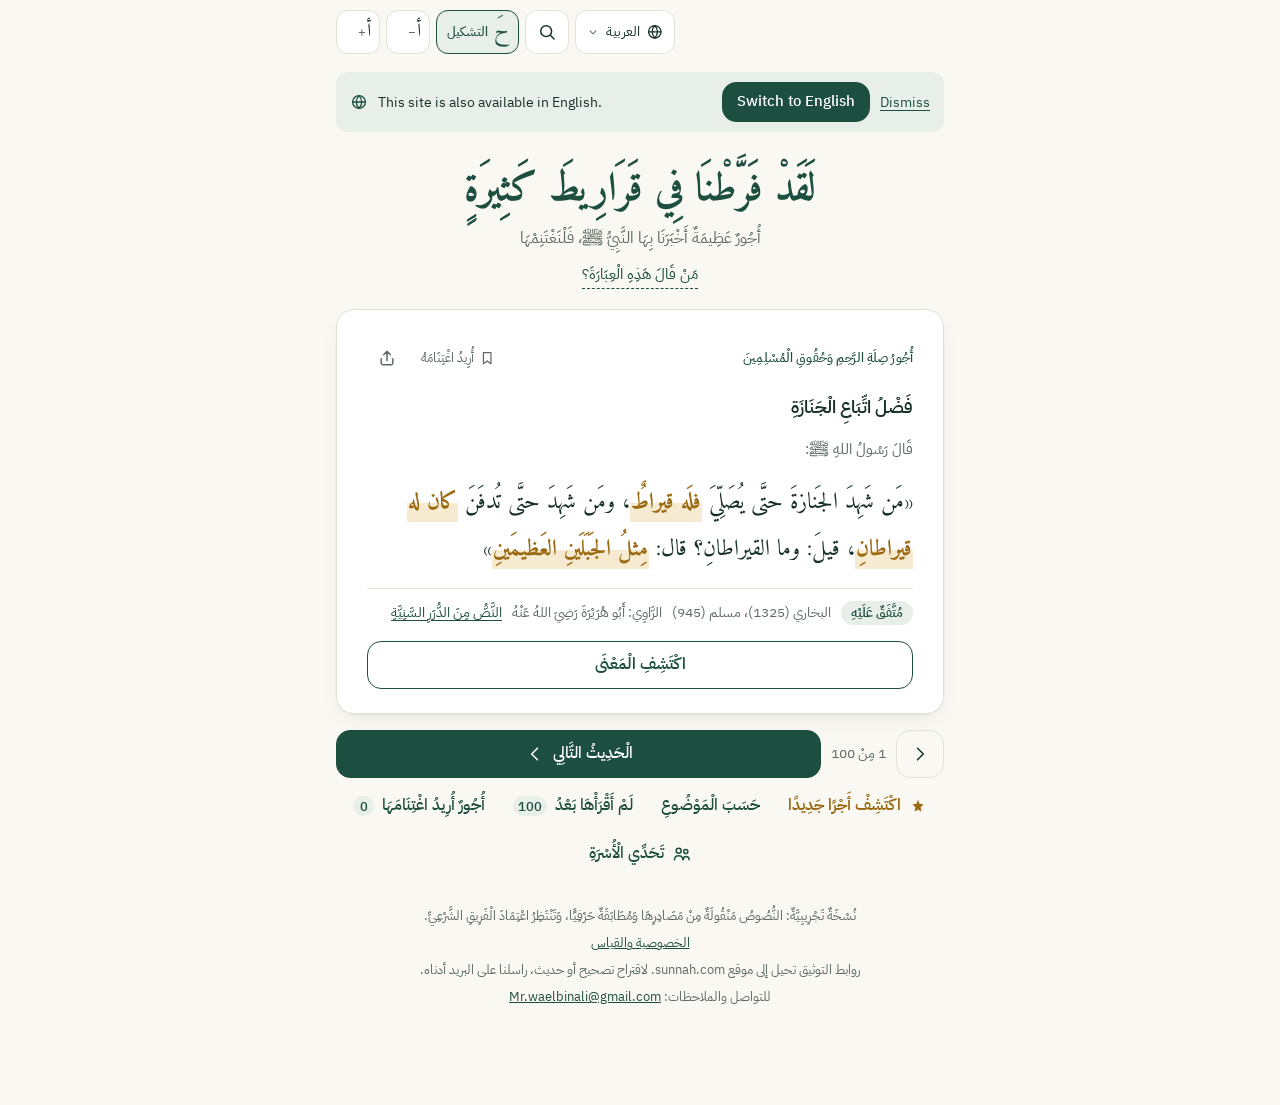
<file: index.html>
<!doctype html>
<html lang="ar" dir="rtl">
<head>
<meta charset="utf-8">
<meta name="viewport" content="width=device-width, initial-scale=1, viewport-fit=cover">
<title>لقد فرّطنا في قراريط كثيرة</title>
<meta name="description" content="أجور عظيمة أخبرنا بها النبي ﷺ، فلنغتنمها. أحاديث صحيحة فيها ثواب صريح، مع معناها وكيفية العمل بها.">
<meta name="theme-color" content="#1d4f40">
<meta property="og:title" content="لقد فرّطنا في قراريط كثيرة">
<meta property="og:description" content="أجور عظيمة أخبرنا بها النبي ﷺ، فلنغتنمها.">
<!--hreflang-->
<link rel="preconnect" href="https://fonts.googleapis.com">
<link rel="preconnect" href="https://fonts.gstatic.com" crossorigin>
<link rel="stylesheet" href="https://fonts.googleapis.com/css2?family=Amiri:wght@400;700&family=IBM+Plex+Sans+Arabic:wght@400;500;600&display=swap">
<link rel="stylesheet" href="styles.css">
<script>window.QARARIT_BASE="";</script>
<script src="i18n/locales.js"></script>
<script src="i18n.js"></script>
<script src="analytics.js"></script>
</head>
<body>
<div class="app">
  <header class="topbar">
    <button class="brand" id="brand" type="button" aria-label="العودة إلى البداية" data-i18n-attr="aria-label:brand.aria">لقد فرّطنا في قراريط كثيرة</button>
    <div class="tools">
      <div id="lang-picker"></div>
      <button class="icon-btn" id="btn-search" type="button" aria-label="بحث" data-i18n-attr="aria-label:tool.search">
        <svg viewBox="0 0 24 24" aria-hidden="true"><circle cx="11" cy="11" r="6.5"/><path d="m16 16 4.5 4.5"/></svg>
      </button>
      <button class="icon-btn tk" id="btn-tashkeel" type="button" aria-pressed="true" aria-label="تشكيل النص" title="إخفاء التشكيل">
        <span class="tk-glyph" aria-hidden="true">حَ</span><span class="tk-lbl" aria-hidden="true">التشكيل</span>
      </button>
      <button class="icon-btn text" id="btn-font-down" type="button" aria-label="تصغير الخط" data-i18n-attr="aria-label:tool.font.down"><span data-i18n="tool.font.glyph">أ</span><small>−</small></button>
      <button class="icon-btn text" id="btn-font-up" type="button" aria-label="تكبير الخط" data-i18n-attr="aria-label:tool.font.up"><span data-i18n="tool.font.glyph">أ</span><small>+</small></button>
    </div>
  </header>

  <main id="main">
    <!-- واجهة البطاقات -->
    <section id="view-deck" class="view">
      <div class="lang-offer" id="lang-offer" hidden></div>
      <div class="hero">
        <h1 id="site-title">لقد فرّطنا في قراريط كثيرة</h1>
        <p class="tagline" id="site-tagline">أجور عظيمة أخبرنا بها النبي ﷺ، فلنغتنمها</p>
        <details class="origin" id="origin">
          <summary data-i18n="origin.summary">من قال هذه العبارة؟</summary>
          <div class="origin-body" id="origin-body"></div>
        </details>
        <p class="tr-banner" id="tr-banner" hidden></p>
      </div>

      <div class="filter-bar" id="filter-bar" hidden>
        <span id="filter-label"></span>
        <button type="button" class="link-btn" id="filter-clear" data-i18n="filter.clear">عرض كل الأحاديث</button>
      </div>

      <div class="deck" id="deck">
        <p class="loading" id="loading" data-i18n="loading">جارٍ تحميل الأحاديث…</p>
      </div>

      <div class="share-box" id="share-box" hidden>
        <p class="share-h" data-i18n="share.heading">شارك هذا الحديث</p>
        <img id="share-img" alt="صورة بطاقة الحديث للمشاركة" data-i18n-attr="alt:share.img_alt">
        <p class="share-hint" id="share-hint" data-i18n="share.hint">يمكنك أيضًا الضغط مطولًا على الصورة لحفظها.</p>
        <div class="share-actions">
          <button type="button" class="btn primary small" id="share-image" data-i18n="share.image">مشاركة الصورة</button>
          <a class="btn small" id="share-wa" href="#" target="_blank" rel="noopener" data-i18n="share.wa">إرسال الرابط في واتساب</a>
        </div>
        <label for="share-url" data-i18n="share.url">رابط الحديث</label>
        <div class="share-row">
          <input id="share-url" type="text" readonly dir="ltr">
          <button type="button" class="btn small" id="share-copy" data-i18n="share.copy">نسخ</button>
        </div>
        <button type="button" class="link-btn" id="share-close" data-i18n="share.close">إغلاق</button>
      </div>

      <nav class="deck-nav" aria-label="التنقل بين الأحاديث" data-i18n-attr="aria-label:nav.aria">
        <div class="nav-main">
          <button type="button" class="btn ghost square" id="btn-prev" aria-label="الحديث السابق" data-i18n-attr="aria-label:nav.prev">
            <svg class="dir-icon" viewBox="0 0 24 24" aria-hidden="true"><path d="m9 5 7 7-7 7"/></svg>
          </button>
          <span class="counter" id="counter" aria-live="polite"></span>
          <button type="button" class="btn primary" id="btn-next"><span data-i18n="nav.next">الحديث التالي</span>
            <svg class="dir-icon" viewBox="0 0 24 24" aria-hidden="true"><path d="m15 5-7 7 7 7"/></svg>
          </button>
        </div>
        <div class="nav-secondary">
          <button type="button" class="btn quiet" id="btn-random">
            <svg viewBox="0 0 24 24" aria-hidden="true"><path d="M12 3.5 14 9l5.5 1-4 3.8 1 5.7-4.5-2.7-4.5 2.7 1-5.7-4-3.8L10 9z"/></svg><span data-i18n="nav.random">اكتشف أجرًا جديدًا</span></button>
          <button type="button" class="btn quiet" id="btn-topics" data-i18n="nav.topics">حسب الموضوع</button>
          <button type="button" class="btn quiet" id="btn-unread"><span data-i18n="nav.unread">لم أقرأها بعد</span> <span class="count" id="unread-count">0</span></button>
          <button type="button" class="btn quiet" id="btn-saved"><span data-i18n="nav.saved">أجور أريد اغتنامها</span> <span class="count" id="saved-count">0</span></button>
          <a class="btn quiet" id="btn-family" href="family/">
            <svg viewBox="0 0 24 24" aria-hidden="true"><circle cx="8" cy="8" r="3"/><circle cx="16.5" cy="9" r="2.5"/><path d="M3 19c0-3 2.2-5 5-5s5 2 5 5M13.5 19c0-2.4 1.4-4 3.5-4s3.5 1.6 3.5 4"/></svg><span data-i18n="nav.family">تحدي الأسرة</span></a>
        </div>
      </nav>
    </section>

    <!-- التصنيفات -->
    <section id="view-topics" class="view page" hidden aria-labelledby="topics-h">
      <div class="page-head">
        <button type="button" class="back-link" data-back>
          <svg class="dir-icon" viewBox="0 0 24 24" aria-hidden="true"><path d="m9 5 7 7-7 7"/></svg><span data-i18n="back">رجوع</span></button>
        <h2 id="topics-h" tabindex="-1" data-i18n="topics.heading">تصفّح حسب الموضوع</h2>
      </div>
      <ul class="topic-list" id="topic-list"></ul>
      <p class="local-note" data-i18n="local.read_note">يُحسب ما قرأته على هذا الجهاز فقط، ولا يحتاج إلى حساب.</p>
    </section>

    <!-- أجور أريد اغتنامها -->
    <section id="view-saved" class="view page" hidden aria-labelledby="saved-h">
      <div class="page-head">
        <button type="button" class="back-link" data-back>
          <svg class="dir-icon" viewBox="0 0 24 24" aria-hidden="true"><path d="m9 5 7 7-7 7"/></svg><span data-i18n="back">رجوع</span></button>
        <h2 id="saved-h" tabindex="-1" data-i18n="saved.heading">أجور أريد اغتنامها</h2>
      </div>
      <p class="empty" id="saved-empty" data-i18n="saved.empty">قائمتك الشخصية للأعمال التي تنوي المداومة عليها. اضغط على علامة «أريد اغتنامه» أعلى أي بطاقة لتضيفها هنا. تُحفظ القائمة على جهازك فقط، بلا حساب.</p>
      <ul class="item-list" id="saved-list"></ul>
      <p class="local-note" data-i18n="saved.note">قائمتك وما قرأته محفوظان على هذا الجهاز وهذا المتصفح فقط، فلا ينتقلان إلى جهاز آخر، وقد يُمحيان إذا مُسحت بيانات المتصفح.</p>
    </section>

    <!-- البحث -->
    <section id="view-search" class="view page" hidden aria-labelledby="search-h">
      <div class="page-head">
        <button type="button" class="back-link" data-back>
          <svg class="dir-icon" viewBox="0 0 24 24" aria-hidden="true"><path d="m9 5 7 7-7 7"/></svg><span data-i18n="back">رجوع</span></button>
        <h2 id="search-h" data-i18n="search.heading">بحث</h2>
      </div>
      <label class="search-field" for="search-input">
        <svg viewBox="0 0 24 24" aria-hidden="true"><circle cx="11" cy="11" r="6.5"/><path d="m16 16 4.5 4.5"/></svg>
        <input id="search-input" type="search" placeholder="اكتب كلمة من الحديث أو عنوانه" data-i18n-attr="placeholder:search.placeholder" autocomplete="off">
      </label>
      <p class="empty" id="search-empty" hidden data-i18n="search.empty">لا توجد نتائج. جرّب كلمة أخرى مثل: الجنة، الصلاة، الصيام.</p>
      <ul class="item-list" id="search-list"></ul>
    </section>
  </main>

  <footer class="foot">
    <p id="pilot-notice"></p>
    <p><a href="privacy/" data-i18n="foot.privacy">الخصوصية والقياس</a></p>
    <p data-i18n="foot.sources">روابط التوثيق تحيل إلى موقع sunnah.com. لاقتراح تصحيح أو حديث، راسلنا على البريد أدناه.</p>
    <p><span data-i18n="foot.contact">للتواصل والملاحظات:</span> <a href="mailto:Mr.waelbinali@gmail.com" dir="ltr">Mr.waelbinali@gmail.com</a></p>
  </footer>
</div>
<div class="toast" id="toast" role="status" aria-live="polite"></div>
<script src="app.js"></script>
</body>
</html>
</file>
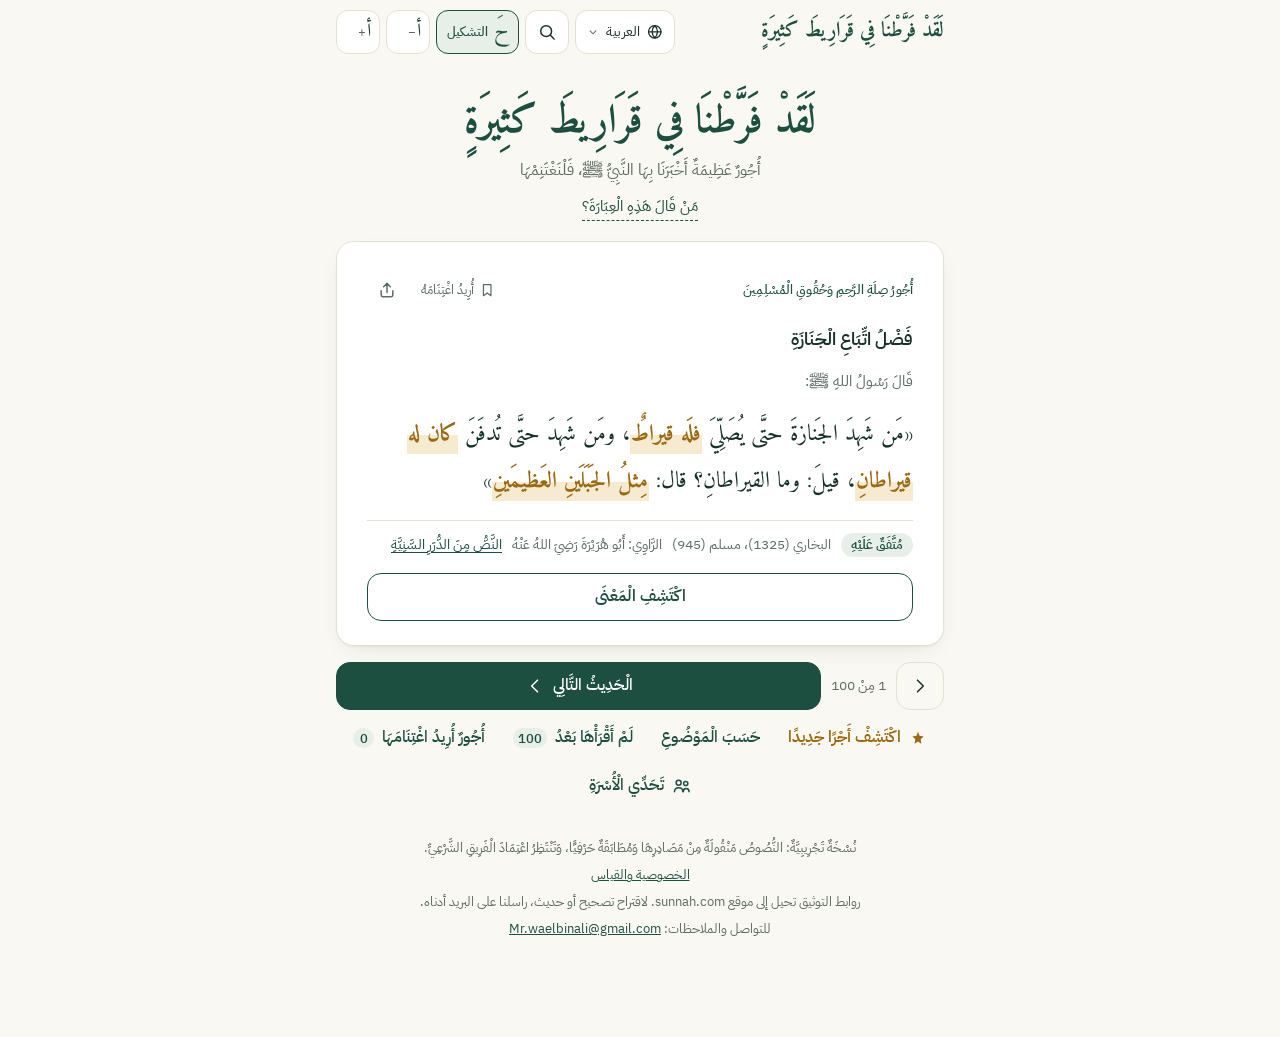
<file: ar/index.html>
<!doctype html>
<html lang="ar" dir="rtl" data-lang-page="ar">
<head>
<meta charset="utf-8">
<meta name="viewport" content="width=device-width, initial-scale=1, viewport-fit=cover">
<title>لقد فرّطنا في قراريط كثيرة</title>
<meta name="description" content="أجور عظيمة أخبرنا بها النبي ﷺ، فلنغتنمها. أحاديث صحيحة فيها ثواب صريح، مع معناها وكيفية العمل بها.">
<meta name="theme-color" content="#1d4f40">
<meta property="og:title" content="لقد فرّطنا في قراريط كثيرة">
<meta property="og:description" content="أجور عظيمة أخبرنا بها النبي ﷺ، فلنغتنمها. أحاديث صحيحة فيها ثواب صريح، مع معناها وكيفية العمل بها.">
<link rel="alternate" hreflang="ar" href="/ar/">
<link rel="alternate" hreflang="en" href="/en/">
<link rel="alternate" hreflang="ur" href="/ur/">
<link rel="alternate" hreflang="id" href="/id/">
<link rel="alternate" hreflang="fr" href="/fr/">
<link rel="alternate" hreflang="x-default" href="/">
<link rel="preconnect" href="https://fonts.googleapis.com">
<link rel="preconnect" href="https://fonts.gstatic.com" crossorigin>
<link rel="stylesheet" href="https://fonts.googleapis.com/css2?family=Amiri:wght@400;700&family=IBM+Plex+Sans+Arabic:wght@400;500;600&display=swap">
<link rel="stylesheet" href="../styles.css">
<script>window.QARARIT_BASE="../";</script>
<script src="../i18n/locales.js"></script>
<script src="../i18n.js"></script>
<script src="../analytics.js"></script>
</head>
<body>
<div class="app">
  <header class="topbar">
    <button class="brand" id="brand" type="button" aria-label="العودة إلى البداية" data-i18n-attr="aria-label:brand.aria">لقد فرّطنا في قراريط كثيرة</button>
    <div class="tools">
      <div id="lang-picker"></div>
      <button class="icon-btn" id="btn-search" type="button" aria-label="بحث" data-i18n-attr="aria-label:tool.search">
        <svg viewBox="0 0 24 24" aria-hidden="true"><circle cx="11" cy="11" r="6.5"/><path d="m16 16 4.5 4.5"/></svg>
      </button>
      <button class="icon-btn tk" id="btn-tashkeel" type="button" aria-pressed="true" aria-label="تشكيل النص" title="إخفاء التشكيل">
        <span class="tk-glyph" aria-hidden="true">حَ</span><span class="tk-lbl" aria-hidden="true">التشكيل</span>
      </button>
      <button class="icon-btn text" id="btn-font-down" type="button" aria-label="تصغير الخط" data-i18n-attr="aria-label:tool.font.down"><span data-i18n="tool.font.glyph">أ</span><small>−</small></button>
      <button class="icon-btn text" id="btn-font-up" type="button" aria-label="تكبير الخط" data-i18n-attr="aria-label:tool.font.up"><span data-i18n="tool.font.glyph">أ</span><small>+</small></button>
    </div>
  </header>

  <main id="main">
    <!-- واجهة البطاقات -->
    <section id="view-deck" class="view">
      <div class="lang-offer" id="lang-offer" hidden></div>
      <div class="hero">
        <h1 id="site-title">لقد فرّطنا في قراريط كثيرة</h1>
        <p class="tagline" id="site-tagline">أجور عظيمة أخبرنا بها النبي ﷺ، فلنغتنمها</p>
        <details class="origin" id="origin">
          <summary data-i18n="origin.summary">من قال هذه العبارة؟</summary>
          <div class="origin-body" id="origin-body"></div>
        </details>
        <p class="tr-banner" id="tr-banner" hidden></p>
      </div>

      <div class="filter-bar" id="filter-bar" hidden>
        <span id="filter-label"></span>
        <button type="button" class="link-btn" id="filter-clear" data-i18n="filter.clear">عرض كل الأحاديث</button>
      </div>

      <div class="deck" id="deck">
        <p class="loading" id="loading" data-i18n="loading">جارٍ تحميل الأحاديث…</p>
      </div>

      <div class="share-box" id="share-box" hidden>
        <p class="share-h" data-i18n="share.heading">شارك هذا الحديث</p>
        <img id="share-img" alt="صورة بطاقة الحديث للمشاركة" data-i18n-attr="alt:share.img_alt">
        <p class="share-hint" id="share-hint" data-i18n="share.hint">يمكنك أيضًا الضغط مطولًا على الصورة لحفظها.</p>
        <div class="share-actions">
          <button type="button" class="btn primary small" id="share-image" data-i18n="share.image">مشاركة الصورة</button>
          <a class="btn small" id="share-wa" href="#" target="_blank" rel="noopener" data-i18n="share.wa">إرسال الرابط في واتساب</a>
        </div>
        <label for="share-url" data-i18n="share.url">رابط الحديث</label>
        <div class="share-row">
          <input id="share-url" type="text" readonly dir="ltr">
          <button type="button" class="btn small" id="share-copy" data-i18n="share.copy">نسخ</button>
        </div>
        <button type="button" class="link-btn" id="share-close" data-i18n="share.close">إغلاق</button>
      </div>

      <nav class="deck-nav" aria-label="التنقل بين الأحاديث" data-i18n-attr="aria-label:nav.aria">
        <div class="nav-main">
          <button type="button" class="btn ghost square" id="btn-prev" aria-label="الحديث السابق" data-i18n-attr="aria-label:nav.prev">
            <svg class="dir-icon" viewBox="0 0 24 24" aria-hidden="true"><path d="m9 5 7 7-7 7"/></svg>
          </button>
          <span class="counter" id="counter" aria-live="polite"></span>
          <button type="button" class="btn primary" id="btn-next"><span data-i18n="nav.next">الحديث التالي</span>
            <svg class="dir-icon" viewBox="0 0 24 24" aria-hidden="true"><path d="m15 5-7 7 7 7"/></svg>
          </button>
        </div>
        <div class="nav-secondary">
          <button type="button" class="btn quiet" id="btn-random">
            <svg viewBox="0 0 24 24" aria-hidden="true"><path d="M12 3.5 14 9l5.5 1-4 3.8 1 5.7-4.5-2.7-4.5 2.7 1-5.7-4-3.8L10 9z"/></svg><span data-i18n="nav.random">اكتشف أجرًا جديدًا</span></button>
          <button type="button" class="btn quiet" id="btn-topics" data-i18n="nav.topics">حسب الموضوع</button>
          <button type="button" class="btn quiet" id="btn-unread"><span data-i18n="nav.unread">لم أقرأها بعد</span> <span class="count" id="unread-count">0</span></button>
          <button type="button" class="btn quiet" id="btn-saved"><span data-i18n="nav.saved">أجور أريد اغتنامها</span> <span class="count" id="saved-count">0</span></button>
          <a class="btn quiet" id="btn-family" href="../family/">
            <svg viewBox="0 0 24 24" aria-hidden="true"><circle cx="8" cy="8" r="3"/><circle cx="16.5" cy="9" r="2.5"/><path d="M3 19c0-3 2.2-5 5-5s5 2 5 5M13.5 19c0-2.4 1.4-4 3.5-4s3.5 1.6 3.5 4"/></svg><span data-i18n="nav.family">تحدي الأسرة</span></a>
        </div>
      </nav>
    </section>

    <!-- التصنيفات -->
    <section id="view-topics" class="view page" hidden aria-labelledby="topics-h">
      <div class="page-head">
        <button type="button" class="back-link" data-back>
          <svg class="dir-icon" viewBox="0 0 24 24" aria-hidden="true"><path d="m9 5 7 7-7 7"/></svg><span data-i18n="back">رجوع</span></button>
        <h2 id="topics-h" tabindex="-1" data-i18n="topics.heading">تصفّح حسب الموضوع</h2>
      </div>
      <ul class="topic-list" id="topic-list"></ul>
      <p class="local-note" data-i18n="local.read_note">يُحسب ما قرأته على هذا الجهاز فقط، ولا يحتاج إلى حساب.</p>
    </section>

    <!-- أجور أريد اغتنامها -->
    <section id="view-saved" class="view page" hidden aria-labelledby="saved-h">
      <div class="page-head">
        <button type="button" class="back-link" data-back>
          <svg class="dir-icon" viewBox="0 0 24 24" aria-hidden="true"><path d="m9 5 7 7-7 7"/></svg><span data-i18n="back">رجوع</span></button>
        <h2 id="saved-h" tabindex="-1" data-i18n="saved.heading">أجور أريد اغتنامها</h2>
      </div>
      <p class="empty" id="saved-empty" data-i18n="saved.empty">قائمتك الشخصية للأعمال التي تنوي المداومة عليها. اضغط على علامة «أريد اغتنامه» أعلى أي بطاقة لتضيفها هنا. تُحفظ القائمة على جهازك فقط، بلا حساب.</p>
      <ul class="item-list" id="saved-list"></ul>
      <p class="local-note" data-i18n="saved.note">قائمتك وما قرأته محفوظان على هذا الجهاز وهذا المتصفح فقط، فلا ينتقلان إلى جهاز آخر، وقد يُمحيان إذا مُسحت بيانات المتصفح.</p>
    </section>

    <!-- البحث -->
    <section id="view-search" class="view page" hidden aria-labelledby="search-h">
      <div class="page-head">
        <button type="button" class="back-link" data-back>
          <svg class="dir-icon" viewBox="0 0 24 24" aria-hidden="true"><path d="m9 5 7 7-7 7"/></svg><span data-i18n="back">رجوع</span></button>
        <h2 id="search-h" data-i18n="search.heading">بحث</h2>
      </div>
      <label class="search-field" for="search-input">
        <svg viewBox="0 0 24 24" aria-hidden="true"><circle cx="11" cy="11" r="6.5"/><path d="m16 16 4.5 4.5"/></svg>
        <input id="search-input" type="search" placeholder="اكتب كلمة من الحديث أو عنوانه" data-i18n-attr="placeholder:search.placeholder" autocomplete="off">
      </label>
      <p class="empty" id="search-empty" hidden data-i18n="search.empty">لا توجد نتائج. جرّب كلمة أخرى مثل: الجنة، الصلاة، الصيام.</p>
      <ul class="item-list" id="search-list"></ul>
    </section>
  </main>

  <footer class="foot">
    <p id="pilot-notice"></p>
    <p><a href="../privacy/" data-i18n="foot.privacy">الخصوصية والقياس</a></p>
    <p data-i18n="foot.sources">روابط التوثيق تحيل إلى موقع sunnah.com. لاقتراح تصحيح أو حديث، راسلنا على البريد أدناه.</p>
    <p><span data-i18n="foot.contact">للتواصل والملاحظات:</span> <a href="mailto:Mr.waelbinali@gmail.com" dir="ltr">Mr.waelbinali@gmail.com</a></p>
  </footer>
</div>
<div class="toast" id="toast" role="status" aria-live="polite"></div>
<script src="../app.js"></script>
</body>
</html>
</file>
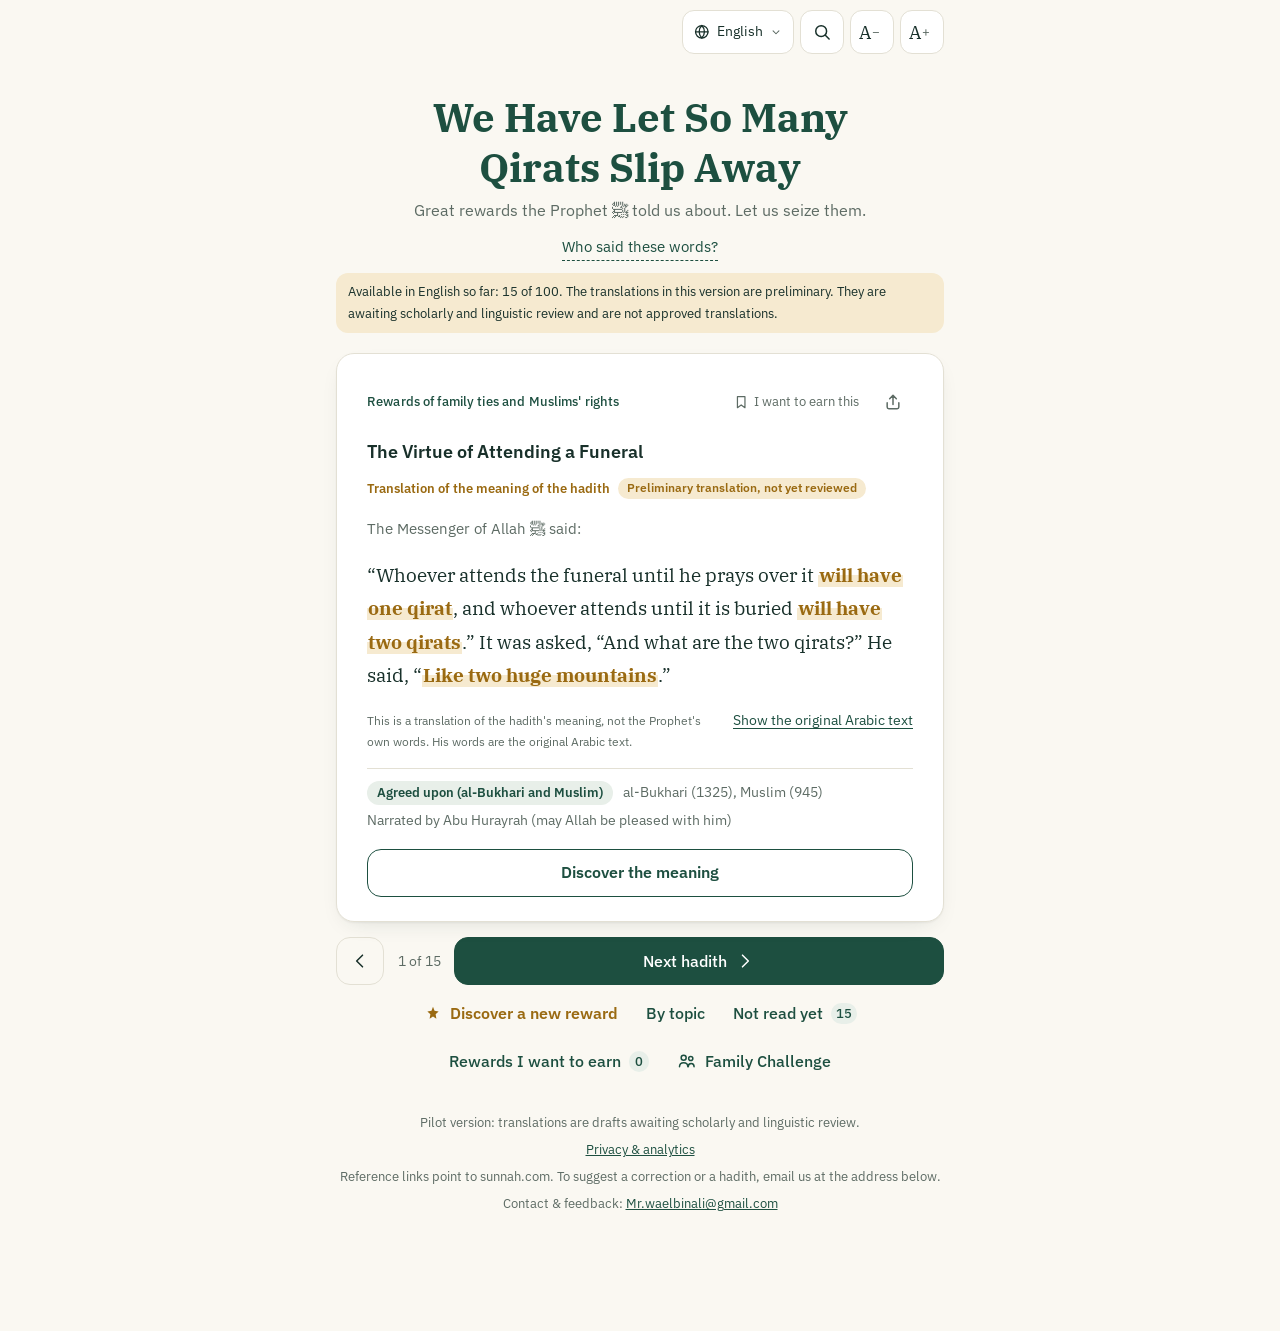
<file: en/index.html>
<!doctype html>
<html lang="en" dir="ltr" data-lang-page="en">
<head>
<meta charset="utf-8">
<meta name="viewport" content="width=device-width, initial-scale=1, viewport-fit=cover">
<title>We Have Let So Many Qirats Slip Away | Rewards from the Sunnah</title>
<meta name="description" content="Immense rewards the Prophet ﷺ told us about, so let us seize them. Authentic hadiths with an explicit reward, explained simply, with a practical way to act on each one.">
<meta name="theme-color" content="#1d4f40">
<meta property="og:title" content="We Have Let So Many Qirats Slip Away | Rewards from the Sunnah">
<meta property="og:description" content="Immense rewards the Prophet ﷺ told us about, so let us seize them. Authentic hadiths with an explicit reward, explained simply, with a practical way to act on each one.">
<link rel="alternate" hreflang="ar" href="/ar/">
<link rel="alternate" hreflang="en" href="/en/">
<link rel="alternate" hreflang="ur" href="/ur/">
<link rel="alternate" hreflang="id" href="/id/">
<link rel="alternate" hreflang="fr" href="/fr/">
<link rel="alternate" hreflang="x-default" href="/">
<link rel="preconnect" href="https://fonts.googleapis.com">
<link rel="preconnect" href="https://fonts.gstatic.com" crossorigin>
<link rel="stylesheet" href="https://fonts.googleapis.com/css2?family=Amiri:wght@400;700&family=IBM+Plex+Sans+Arabic:wght@400;500;600&display=swap">
<link rel="stylesheet" href="../styles.css">
<script>window.QARARIT_BASE="../";</script>
<script src="../i18n/locales.js"></script>
<script src="../i18n.js"></script>
<script src="../analytics.js"></script>
</head>
<body>
<div class="app">
  <header class="topbar">
    <button class="brand" id="brand" type="button" aria-label="العودة إلى البداية" data-i18n-attr="aria-label:brand.aria">لقد فرّطنا في قراريط كثيرة</button>
    <div class="tools">
      <div id="lang-picker"></div>
      <button class="icon-btn" id="btn-search" type="button" aria-label="بحث" data-i18n-attr="aria-label:tool.search">
        <svg viewBox="0 0 24 24" aria-hidden="true"><circle cx="11" cy="11" r="6.5"/><path d="m16 16 4.5 4.5"/></svg>
      </button>
      <button class="icon-btn tk" id="btn-tashkeel" type="button" aria-pressed="true" aria-label="تشكيل النص" title="إخفاء التشكيل">
        <span class="tk-glyph" aria-hidden="true">حَ</span><span class="tk-lbl" aria-hidden="true">التشكيل</span>
      </button>
      <button class="icon-btn text" id="btn-font-down" type="button" aria-label="تصغير الخط" data-i18n-attr="aria-label:tool.font.down"><span data-i18n="tool.font.glyph">أ</span><small>−</small></button>
      <button class="icon-btn text" id="btn-font-up" type="button" aria-label="تكبير الخط" data-i18n-attr="aria-label:tool.font.up"><span data-i18n="tool.font.glyph">أ</span><small>+</small></button>
    </div>
  </header>

  <main id="main">
    <!-- واجهة البطاقات -->
    <section id="view-deck" class="view">
      <div class="lang-offer" id="lang-offer" hidden></div>
      <div class="hero">
        <h1 id="site-title">لقد فرّطنا في قراريط كثيرة</h1>
        <p class="tagline" id="site-tagline">أجور عظيمة أخبرنا بها النبي ﷺ، فلنغتنمها</p>
        <details class="origin" id="origin">
          <summary data-i18n="origin.summary">من قال هذه العبارة؟</summary>
          <div class="origin-body" id="origin-body"></div>
        </details>
        <p class="tr-banner" id="tr-banner" hidden></p>
      </div>

      <div class="filter-bar" id="filter-bar" hidden>
        <span id="filter-label"></span>
        <button type="button" class="link-btn" id="filter-clear" data-i18n="filter.clear">عرض كل الأحاديث</button>
      </div>

      <div class="deck" id="deck">
        <p class="loading" id="loading" data-i18n="loading">جارٍ تحميل الأحاديث…</p>
      </div>

      <div class="share-box" id="share-box" hidden>
        <p class="share-h" data-i18n="share.heading">شارك هذا الحديث</p>
        <img id="share-img" alt="صورة بطاقة الحديث للمشاركة" data-i18n-attr="alt:share.img_alt">
        <p class="share-hint" id="share-hint" data-i18n="share.hint">يمكنك أيضًا الضغط مطولًا على الصورة لحفظها.</p>
        <div class="share-actions">
          <button type="button" class="btn primary small" id="share-image" data-i18n="share.image">مشاركة الصورة</button>
          <a class="btn small" id="share-wa" href="#" target="_blank" rel="noopener" data-i18n="share.wa">إرسال الرابط في واتساب</a>
        </div>
        <label for="share-url" data-i18n="share.url">رابط الحديث</label>
        <div class="share-row">
          <input id="share-url" type="text" readonly dir="ltr">
          <button type="button" class="btn small" id="share-copy" data-i18n="share.copy">نسخ</button>
        </div>
        <button type="button" class="link-btn" id="share-close" data-i18n="share.close">إغلاق</button>
      </div>

      <nav class="deck-nav" aria-label="التنقل بين الأحاديث" data-i18n-attr="aria-label:nav.aria">
        <div class="nav-main">
          <button type="button" class="btn ghost square" id="btn-prev" aria-label="الحديث السابق" data-i18n-attr="aria-label:nav.prev">
            <svg class="dir-icon" viewBox="0 0 24 24" aria-hidden="true"><path d="m9 5 7 7-7 7"/></svg>
          </button>
          <span class="counter" id="counter" aria-live="polite"></span>
          <button type="button" class="btn primary" id="btn-next"><span data-i18n="nav.next">الحديث التالي</span>
            <svg class="dir-icon" viewBox="0 0 24 24" aria-hidden="true"><path d="m15 5-7 7 7 7"/></svg>
          </button>
        </div>
        <div class="nav-secondary">
          <button type="button" class="btn quiet" id="btn-random">
            <svg viewBox="0 0 24 24" aria-hidden="true"><path d="M12 3.5 14 9l5.5 1-4 3.8 1 5.7-4.5-2.7-4.5 2.7 1-5.7-4-3.8L10 9z"/></svg><span data-i18n="nav.random">اكتشف أجرًا جديدًا</span></button>
          <button type="button" class="btn quiet" id="btn-topics" data-i18n="nav.topics">حسب الموضوع</button>
          <button type="button" class="btn quiet" id="btn-unread"><span data-i18n="nav.unread">لم أقرأها بعد</span> <span class="count" id="unread-count">0</span></button>
          <button type="button" class="btn quiet" id="btn-saved"><span data-i18n="nav.saved">أجور أريد اغتنامها</span> <span class="count" id="saved-count">0</span></button>
          <a class="btn quiet" id="btn-family" href="../family/">
            <svg viewBox="0 0 24 24" aria-hidden="true"><circle cx="8" cy="8" r="3"/><circle cx="16.5" cy="9" r="2.5"/><path d="M3 19c0-3 2.2-5 5-5s5 2 5 5M13.5 19c0-2.4 1.4-4 3.5-4s3.5 1.6 3.5 4"/></svg><span data-i18n="nav.family">تحدي الأسرة</span></a>
        </div>
      </nav>
    </section>

    <!-- التصنيفات -->
    <section id="view-topics" class="view page" hidden aria-labelledby="topics-h">
      <div class="page-head">
        <button type="button" class="back-link" data-back>
          <svg class="dir-icon" viewBox="0 0 24 24" aria-hidden="true"><path d="m9 5 7 7-7 7"/></svg><span data-i18n="back">رجوع</span></button>
        <h2 id="topics-h" tabindex="-1" data-i18n="topics.heading">تصفّح حسب الموضوع</h2>
      </div>
      <ul class="topic-list" id="topic-list"></ul>
      <p class="local-note" data-i18n="local.read_note">يُحسب ما قرأته على هذا الجهاز فقط، ولا يحتاج إلى حساب.</p>
    </section>

    <!-- أجور أريد اغتنامها -->
    <section id="view-saved" class="view page" hidden aria-labelledby="saved-h">
      <div class="page-head">
        <button type="button" class="back-link" data-back>
          <svg class="dir-icon" viewBox="0 0 24 24" aria-hidden="true"><path d="m9 5 7 7-7 7"/></svg><span data-i18n="back">رجوع</span></button>
        <h2 id="saved-h" tabindex="-1" data-i18n="saved.heading">أجور أريد اغتنامها</h2>
      </div>
      <p class="empty" id="saved-empty" data-i18n="saved.empty">قائمتك الشخصية للأعمال التي تنوي المداومة عليها. اضغط على علامة «أريد اغتنامه» أعلى أي بطاقة لتضيفها هنا. تُحفظ القائمة على جهازك فقط، بلا حساب.</p>
      <ul class="item-list" id="saved-list"></ul>
      <p class="local-note" data-i18n="saved.note">قائمتك وما قرأته محفوظان على هذا الجهاز وهذا المتصفح فقط، فلا ينتقلان إلى جهاز آخر، وقد يُمحيان إذا مُسحت بيانات المتصفح.</p>
    </section>

    <!-- البحث -->
    <section id="view-search" class="view page" hidden aria-labelledby="search-h">
      <div class="page-head">
        <button type="button" class="back-link" data-back>
          <svg class="dir-icon" viewBox="0 0 24 24" aria-hidden="true"><path d="m9 5 7 7-7 7"/></svg><span data-i18n="back">رجوع</span></button>
        <h2 id="search-h" data-i18n="search.heading">بحث</h2>
      </div>
      <label class="search-field" for="search-input">
        <svg viewBox="0 0 24 24" aria-hidden="true"><circle cx="11" cy="11" r="6.5"/><path d="m16 16 4.5 4.5"/></svg>
        <input id="search-input" type="search" placeholder="اكتب كلمة من الحديث أو عنوانه" data-i18n-attr="placeholder:search.placeholder" autocomplete="off">
      </label>
      <p class="empty" id="search-empty" hidden data-i18n="search.empty">لا توجد نتائج. جرّب كلمة أخرى مثل: الجنة، الصلاة، الصيام.</p>
      <ul class="item-list" id="search-list"></ul>
    </section>
  </main>

  <footer class="foot">
    <p id="pilot-notice"></p>
    <p><a href="../privacy/" data-i18n="foot.privacy">الخصوصية والقياس</a></p>
    <p data-i18n="foot.sources">روابط التوثيق تحيل إلى موقع sunnah.com. لاقتراح تصحيح أو حديث، راسلنا على البريد أدناه.</p>
    <p><span data-i18n="foot.contact">للتواصل والملاحظات:</span> <a href="mailto:Mr.waelbinali@gmail.com" dir="ltr">Mr.waelbinali@gmail.com</a></p>
  </footer>
</div>
<div class="toast" id="toast" role="status" aria-live="polite"></div>
<script src="../app.js"></script>
</body>
</html>
</file>
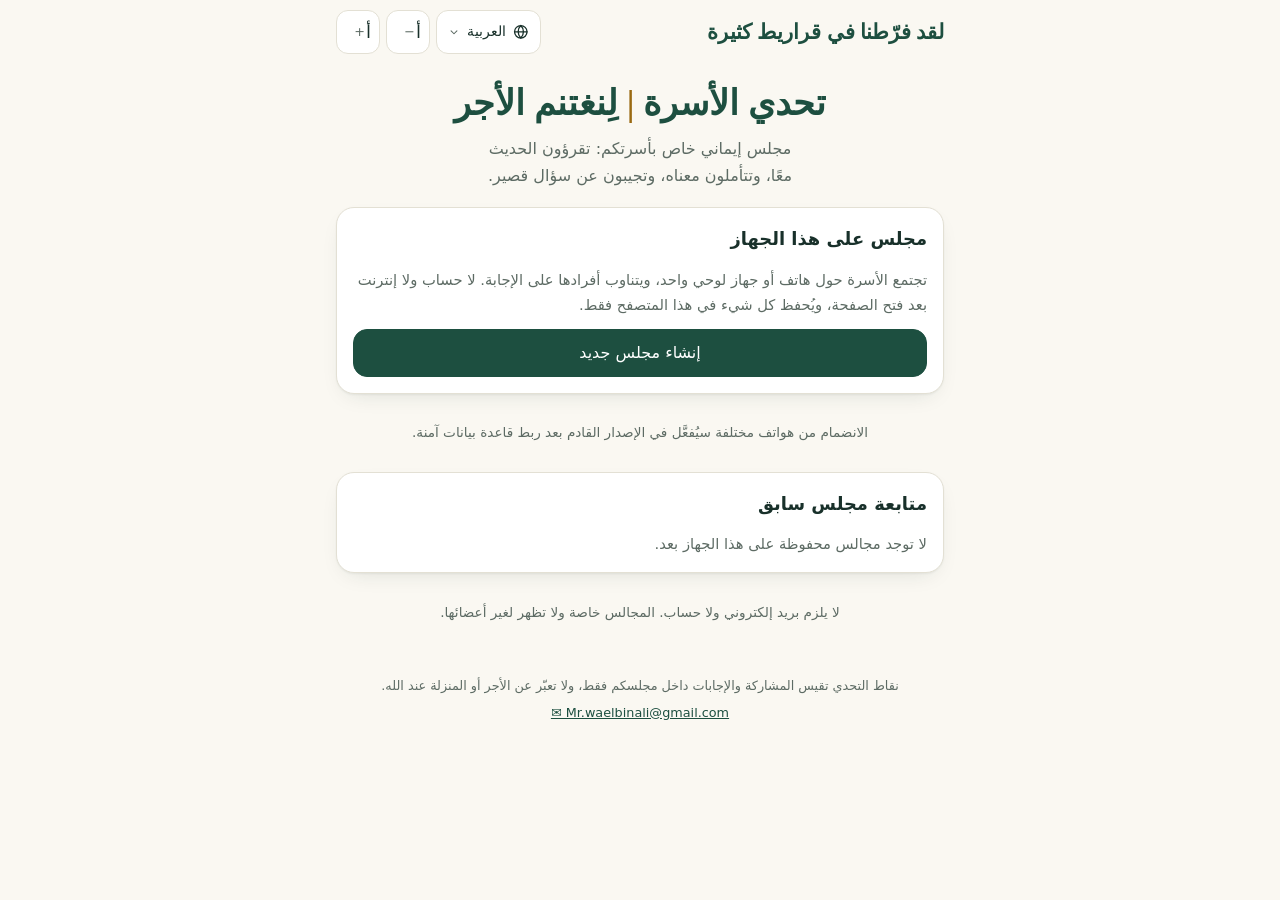
<file: family/index.html>
<!doctype html>
<html lang="ar" dir="rtl">
<head>
<meta charset="utf-8">
<meta name="viewport" content="width=device-width, initial-scale=1, viewport-fit=cover">
<title>تحدي الأسرة | لِنغتنم الأجر</title>
<!-- المجالس خاصة: لا فهرسة ولا أرشفة، ولا يُرسل عنوان الصفحة (وفيه رمز الدعوة بعد #) إلى مواقع أخرى -->
<meta name="robots" content="noindex, nofollow, noarchive">
<meta name="referrer" content="no-referrer">
<meta name="theme-color" content="#1d4f40">
<meta http-equiv="Content-Security-Policy" content="default-src 'self'; script-src 'self' https://cloud.umami.is; style-src 'self' https://fonts.googleapis.com; font-src https://fonts.gstatic.com; connect-src 'self' https://*.supabase.co https://cloud.umami.is https://*.umami.is https://*.umami.dev; img-src 'self' data:; base-uri 'none'; form-action 'none'">
<link rel="preconnect" href="https://fonts.googleapis.com">
<link rel="preconnect" href="https://fonts.gstatic.com" crossorigin>
<link rel="stylesheet" href="https://fonts.googleapis.com/css2?family=Amiri:wght@400;700&family=IBM+Plex+Sans+Arabic:wght@400;500;600&display=swap">
<link rel="stylesheet" href="../styles.css">
<link rel="stylesheet" href="family.css">
<script src="../i18n/locales.js"></script>
<script src="../i18n.js"></script>
<script src="../analytics.js"></script>
</head>
<body>
<div class="app family">
  <header class="topbar">
    <a class="brand" id="brand" href="../" aria-label="العودة إلى متصفح الأحاديث">لقد فرّطنا في قراريط كثيرة</a>
    <div class="tools">
      <div id="lang-picker"></div>
      <button class="icon-btn text" id="btn-font-down" type="button" aria-label="تصغير الخط"><span class="font-glyph">أ</span><small>−</small></button>
      <button class="icon-btn text" id="btn-font-up" type="button" aria-label="تكبير الخط"><span class="font-glyph">أ</span><small>+</small></button>
    </div>
  </header>
  <main id="main" tabindex="-1" aria-live="polite"><p class="loading">جارٍ التحميل…</p></main>
  <footer class="foot">
    <p id="foot-note">نقاط التحدي تقيس المشاركة والإجابات داخل مجلسكم فقط، ولا تعبّر عن الأجر أو المنزلة عند الله.</p>
    <p><a href="mailto:Mr.waelbinali@gmail.com" dir="ltr">✉ Mr.waelbinali@gmail.com</a></p>
  </footer>
</div>
<dialog id="dlg" class="dlg" aria-labelledby="dlg-title"></dialog>
<div class="toast" id="toast" role="status" aria-live="polite"></div>
<script src="config.js"></script>
<script src="local.js"></script>
<script src="family.js"></script>
</body>
</html>
</file>
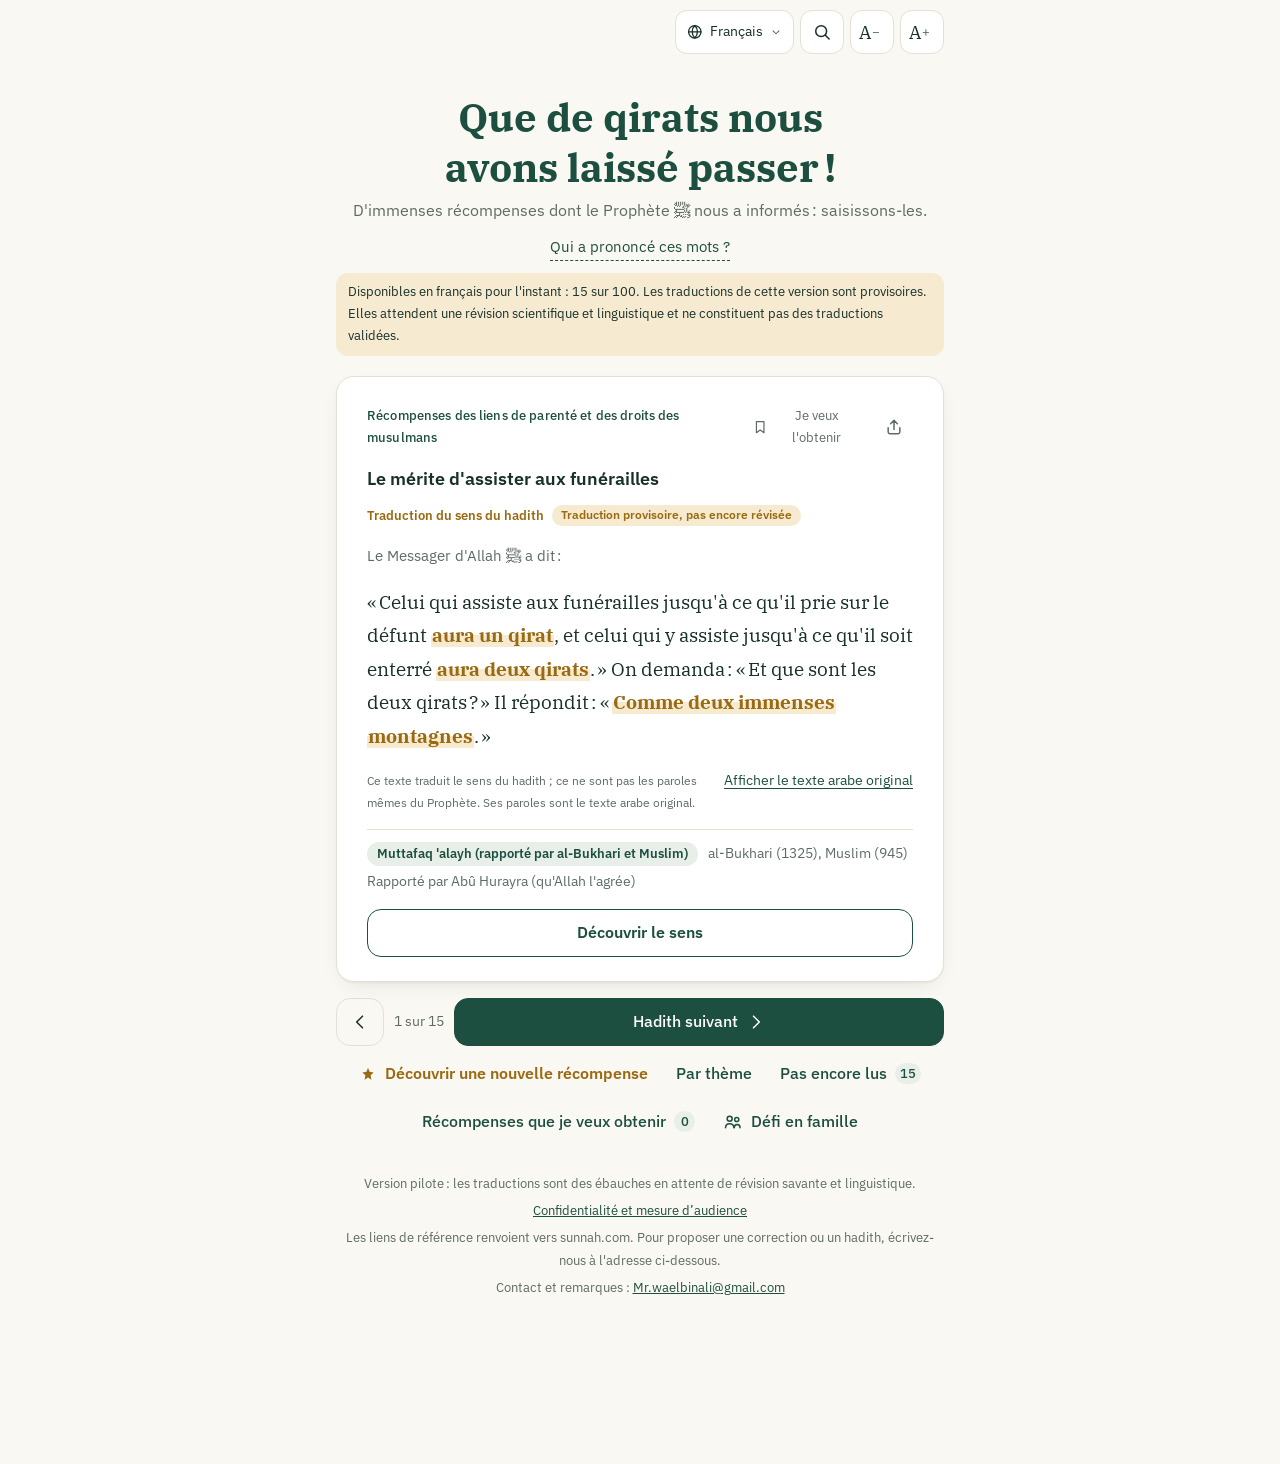
<file: fr/index.html>
<!doctype html>
<html lang="fr" dir="ltr" data-lang-page="fr">
<head>
<meta charset="utf-8">
<meta name="viewport" content="width=device-width, initial-scale=1, viewport-fit=cover">
<title>Que de qirats nous avons laissé passer ! | Les récompenses de la Sunna</title>
<meta name="description" content="D'immenses récompenses annoncées par le Prophète ﷺ : saisissons-les. Des hadiths authentiques qui mentionnent une récompense explicite, expliqués simplement, avec une manière concrète de les mettre en pratique.">
<meta name="theme-color" content="#1d4f40">
<meta property="og:title" content="Que de qirats nous avons laissé passer ! | Les récompenses de la Sunna">
<meta property="og:description" content="D'immenses récompenses annoncées par le Prophète ﷺ : saisissons-les. Des hadiths authentiques qui mentionnent une récompense explicite, expliqués simplement, avec une manière concrète de les mettre en pratique.">
<link rel="alternate" hreflang="ar" href="/ar/">
<link rel="alternate" hreflang="en" href="/en/">
<link rel="alternate" hreflang="ur" href="/ur/">
<link rel="alternate" hreflang="id" href="/id/">
<link rel="alternate" hreflang="fr" href="/fr/">
<link rel="alternate" hreflang="x-default" href="/">
<link rel="preconnect" href="https://fonts.googleapis.com">
<link rel="preconnect" href="https://fonts.gstatic.com" crossorigin>
<link rel="stylesheet" href="https://fonts.googleapis.com/css2?family=Amiri:wght@400;700&family=IBM+Plex+Sans+Arabic:wght@400;500;600&display=swap">
<link rel="stylesheet" href="../styles.css">
<script>window.QARARIT_BASE="../";</script>
<script src="../i18n/locales.js"></script>
<script src="../i18n.js"></script>
<script src="../analytics.js"></script>
</head>
<body>
<div class="app">
  <header class="topbar">
    <button class="brand" id="brand" type="button" aria-label="العودة إلى البداية" data-i18n-attr="aria-label:brand.aria">لقد فرّطنا في قراريط كثيرة</button>
    <div class="tools">
      <div id="lang-picker"></div>
      <button class="icon-btn" id="btn-search" type="button" aria-label="بحث" data-i18n-attr="aria-label:tool.search">
        <svg viewBox="0 0 24 24" aria-hidden="true"><circle cx="11" cy="11" r="6.5"/><path d="m16 16 4.5 4.5"/></svg>
      </button>
      <button class="icon-btn tk" id="btn-tashkeel" type="button" aria-pressed="true" aria-label="تشكيل النص" title="إخفاء التشكيل">
        <span class="tk-glyph" aria-hidden="true">حَ</span><span class="tk-lbl" aria-hidden="true">التشكيل</span>
      </button>
      <button class="icon-btn text" id="btn-font-down" type="button" aria-label="تصغير الخط" data-i18n-attr="aria-label:tool.font.down"><span data-i18n="tool.font.glyph">أ</span><small>−</small></button>
      <button class="icon-btn text" id="btn-font-up" type="button" aria-label="تكبير الخط" data-i18n-attr="aria-label:tool.font.up"><span data-i18n="tool.font.glyph">أ</span><small>+</small></button>
    </div>
  </header>

  <main id="main">
    <!-- واجهة البطاقات -->
    <section id="view-deck" class="view">
      <div class="lang-offer" id="lang-offer" hidden></div>
      <div class="hero">
        <h1 id="site-title">لقد فرّطنا في قراريط كثيرة</h1>
        <p class="tagline" id="site-tagline">أجور عظيمة أخبرنا بها النبي ﷺ، فلنغتنمها</p>
        <details class="origin" id="origin">
          <summary data-i18n="origin.summary">من قال هذه العبارة؟</summary>
          <div class="origin-body" id="origin-body"></div>
        </details>
        <p class="tr-banner" id="tr-banner" hidden></p>
      </div>

      <div class="filter-bar" id="filter-bar" hidden>
        <span id="filter-label"></span>
        <button type="button" class="link-btn" id="filter-clear" data-i18n="filter.clear">عرض كل الأحاديث</button>
      </div>

      <div class="deck" id="deck">
        <p class="loading" id="loading" data-i18n="loading">جارٍ تحميل الأحاديث…</p>
      </div>

      <div class="share-box" id="share-box" hidden>
        <p class="share-h" data-i18n="share.heading">شارك هذا الحديث</p>
        <img id="share-img" alt="صورة بطاقة الحديث للمشاركة" data-i18n-attr="alt:share.img_alt">
        <p class="share-hint" id="share-hint" data-i18n="share.hint">يمكنك أيضًا الضغط مطولًا على الصورة لحفظها.</p>
        <div class="share-actions">
          <button type="button" class="btn primary small" id="share-image" data-i18n="share.image">مشاركة الصورة</button>
          <a class="btn small" id="share-wa" href="#" target="_blank" rel="noopener" data-i18n="share.wa">إرسال الرابط في واتساب</a>
        </div>
        <label for="share-url" data-i18n="share.url">رابط الحديث</label>
        <div class="share-row">
          <input id="share-url" type="text" readonly dir="ltr">
          <button type="button" class="btn small" id="share-copy" data-i18n="share.copy">نسخ</button>
        </div>
        <button type="button" class="link-btn" id="share-close" data-i18n="share.close">إغلاق</button>
      </div>

      <nav class="deck-nav" aria-label="التنقل بين الأحاديث" data-i18n-attr="aria-label:nav.aria">
        <div class="nav-main">
          <button type="button" class="btn ghost square" id="btn-prev" aria-label="الحديث السابق" data-i18n-attr="aria-label:nav.prev">
            <svg class="dir-icon" viewBox="0 0 24 24" aria-hidden="true"><path d="m9 5 7 7-7 7"/></svg>
          </button>
          <span class="counter" id="counter" aria-live="polite"></span>
          <button type="button" class="btn primary" id="btn-next"><span data-i18n="nav.next">الحديث التالي</span>
            <svg class="dir-icon" viewBox="0 0 24 24" aria-hidden="true"><path d="m15 5-7 7 7 7"/></svg>
          </button>
        </div>
        <div class="nav-secondary">
          <button type="button" class="btn quiet" id="btn-random">
            <svg viewBox="0 0 24 24" aria-hidden="true"><path d="M12 3.5 14 9l5.5 1-4 3.8 1 5.7-4.5-2.7-4.5 2.7 1-5.7-4-3.8L10 9z"/></svg><span data-i18n="nav.random">اكتشف أجرًا جديدًا</span></button>
          <button type="button" class="btn quiet" id="btn-topics" data-i18n="nav.topics">حسب الموضوع</button>
          <button type="button" class="btn quiet" id="btn-unread"><span data-i18n="nav.unread">لم أقرأها بعد</span> <span class="count" id="unread-count">0</span></button>
          <button type="button" class="btn quiet" id="btn-saved"><span data-i18n="nav.saved">أجور أريد اغتنامها</span> <span class="count" id="saved-count">0</span></button>
          <a class="btn quiet" id="btn-family" href="../family/">
            <svg viewBox="0 0 24 24" aria-hidden="true"><circle cx="8" cy="8" r="3"/><circle cx="16.5" cy="9" r="2.5"/><path d="M3 19c0-3 2.2-5 5-5s5 2 5 5M13.5 19c0-2.4 1.4-4 3.5-4s3.5 1.6 3.5 4"/></svg><span data-i18n="nav.family">تحدي الأسرة</span></a>
        </div>
      </nav>
    </section>

    <!-- التصنيفات -->
    <section id="view-topics" class="view page" hidden aria-labelledby="topics-h">
      <div class="page-head">
        <button type="button" class="back-link" data-back>
          <svg class="dir-icon" viewBox="0 0 24 24" aria-hidden="true"><path d="m9 5 7 7-7 7"/></svg><span data-i18n="back">رجوع</span></button>
        <h2 id="topics-h" tabindex="-1" data-i18n="topics.heading">تصفّح حسب الموضوع</h2>
      </div>
      <ul class="topic-list" id="topic-list"></ul>
      <p class="local-note" data-i18n="local.read_note">يُحسب ما قرأته على هذا الجهاز فقط، ولا يحتاج إلى حساب.</p>
    </section>

    <!-- أجور أريد اغتنامها -->
    <section id="view-saved" class="view page" hidden aria-labelledby="saved-h">
      <div class="page-head">
        <button type="button" class="back-link" data-back>
          <svg class="dir-icon" viewBox="0 0 24 24" aria-hidden="true"><path d="m9 5 7 7-7 7"/></svg><span data-i18n="back">رجوع</span></button>
        <h2 id="saved-h" tabindex="-1" data-i18n="saved.heading">أجور أريد اغتنامها</h2>
      </div>
      <p class="empty" id="saved-empty" data-i18n="saved.empty">قائمتك الشخصية للأعمال التي تنوي المداومة عليها. اضغط على علامة «أريد اغتنامه» أعلى أي بطاقة لتضيفها هنا. تُحفظ القائمة على جهازك فقط، بلا حساب.</p>
      <ul class="item-list" id="saved-list"></ul>
      <p class="local-note" data-i18n="saved.note">قائمتك وما قرأته محفوظان على هذا الجهاز وهذا المتصفح فقط، فلا ينتقلان إلى جهاز آخر، وقد يُمحيان إذا مُسحت بيانات المتصفح.</p>
    </section>

    <!-- البحث -->
    <section id="view-search" class="view page" hidden aria-labelledby="search-h">
      <div class="page-head">
        <button type="button" class="back-link" data-back>
          <svg class="dir-icon" viewBox="0 0 24 24" aria-hidden="true"><path d="m9 5 7 7-7 7"/></svg><span data-i18n="back">رجوع</span></button>
        <h2 id="search-h" data-i18n="search.heading">بحث</h2>
      </div>
      <label class="search-field" for="search-input">
        <svg viewBox="0 0 24 24" aria-hidden="true"><circle cx="11" cy="11" r="6.5"/><path d="m16 16 4.5 4.5"/></svg>
        <input id="search-input" type="search" placeholder="اكتب كلمة من الحديث أو عنوانه" data-i18n-attr="placeholder:search.placeholder" autocomplete="off">
      </label>
      <p class="empty" id="search-empty" hidden data-i18n="search.empty">لا توجد نتائج. جرّب كلمة أخرى مثل: الجنة، الصلاة، الصيام.</p>
      <ul class="item-list" id="search-list"></ul>
    </section>
  </main>

  <footer class="foot">
    <p id="pilot-notice"></p>
    <p><a href="../privacy/" data-i18n="foot.privacy">الخصوصية والقياس</a></p>
    <p data-i18n="foot.sources">روابط التوثيق تحيل إلى موقع sunnah.com. لاقتراح تصحيح أو حديث، راسلنا على البريد أدناه.</p>
    <p><span data-i18n="foot.contact">للتواصل والملاحظات:</span> <a href="mailto:Mr.waelbinali@gmail.com" dir="ltr">Mr.waelbinali@gmail.com</a></p>
  </footer>
</div>
<div class="toast" id="toast" role="status" aria-live="polite"></div>
<script src="../app.js"></script>
</body>
</html>
</file>
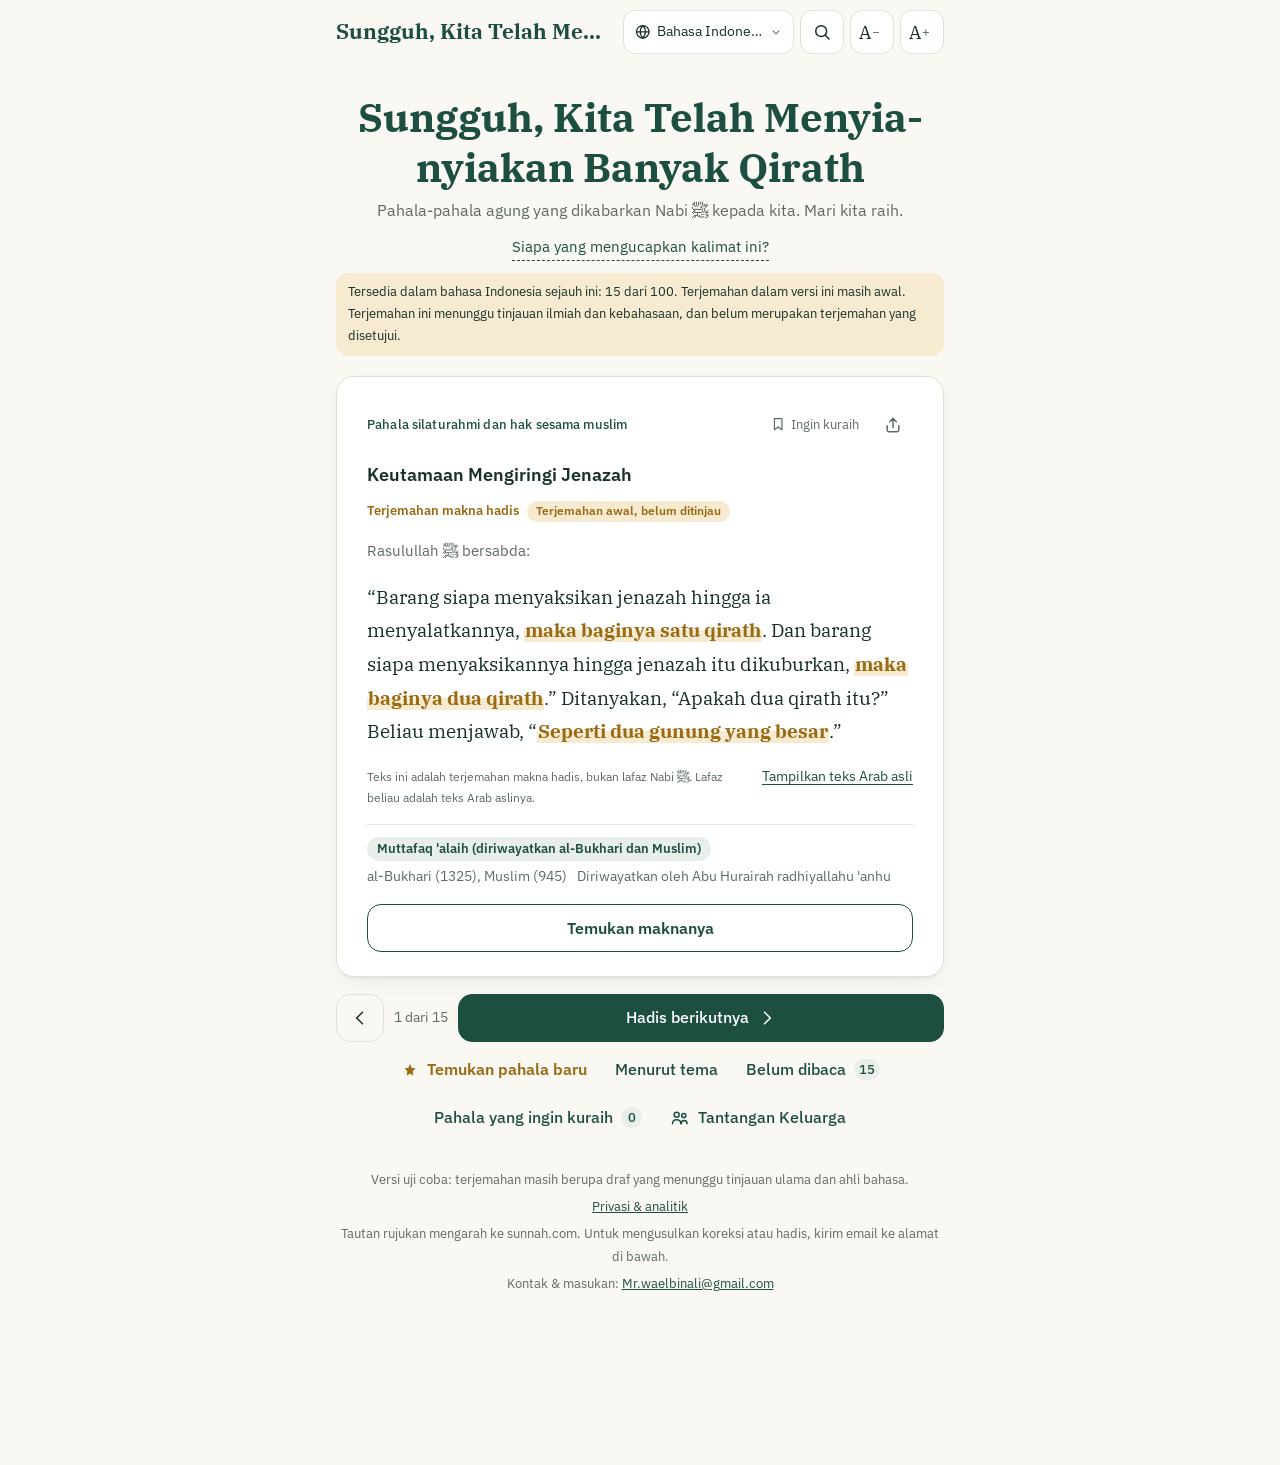
<file: id/index.html>
<!doctype html>
<html lang="id" dir="ltr" data-lang-page="id">
<head>
<meta charset="utf-8">
<meta name="viewport" content="width=device-width, initial-scale=1, viewport-fit=cover">
<title>Sungguh, Kita Telah Menyia-nyiakan Banyak Qirath | Pahala dari Sunnah</title>
<meta name="description" content="Pahala besar yang dikabarkan Nabi ﷺ, mari kita raih. Hadis-hadis sahih yang menyebut pahala secara jelas, dengan penjelasan sederhana dan cara mengamalkannya.">
<meta name="theme-color" content="#1d4f40">
<meta property="og:title" content="Sungguh, Kita Telah Menyia-nyiakan Banyak Qirath | Pahala dari Sunnah">
<meta property="og:description" content="Pahala besar yang dikabarkan Nabi ﷺ, mari kita raih. Hadis-hadis sahih yang menyebut pahala secara jelas, dengan penjelasan sederhana dan cara mengamalkannya.">
<link rel="alternate" hreflang="ar" href="/ar/">
<link rel="alternate" hreflang="en" href="/en/">
<link rel="alternate" hreflang="ur" href="/ur/">
<link rel="alternate" hreflang="id" href="/id/">
<link rel="alternate" hreflang="fr" href="/fr/">
<link rel="alternate" hreflang="x-default" href="/">
<link rel="preconnect" href="https://fonts.googleapis.com">
<link rel="preconnect" href="https://fonts.gstatic.com" crossorigin>
<link rel="stylesheet" href="https://fonts.googleapis.com/css2?family=Amiri:wght@400;700&family=IBM+Plex+Sans+Arabic:wght@400;500;600&display=swap">
<link rel="stylesheet" href="../styles.css">
<script>window.QARARIT_BASE="../";</script>
<script src="../i18n/locales.js"></script>
<script src="../i18n.js"></script>
<script src="../analytics.js"></script>
</head>
<body>
<div class="app">
  <header class="topbar">
    <button class="brand" id="brand" type="button" aria-label="العودة إلى البداية" data-i18n-attr="aria-label:brand.aria">لقد فرّطنا في قراريط كثيرة</button>
    <div class="tools">
      <div id="lang-picker"></div>
      <button class="icon-btn" id="btn-search" type="button" aria-label="بحث" data-i18n-attr="aria-label:tool.search">
        <svg viewBox="0 0 24 24" aria-hidden="true"><circle cx="11" cy="11" r="6.5"/><path d="m16 16 4.5 4.5"/></svg>
      </button>
      <button class="icon-btn tk" id="btn-tashkeel" type="button" aria-pressed="true" aria-label="تشكيل النص" title="إخفاء التشكيل">
        <span class="tk-glyph" aria-hidden="true">حَ</span><span class="tk-lbl" aria-hidden="true">التشكيل</span>
      </button>
      <button class="icon-btn text" id="btn-font-down" type="button" aria-label="تصغير الخط" data-i18n-attr="aria-label:tool.font.down"><span data-i18n="tool.font.glyph">أ</span><small>−</small></button>
      <button class="icon-btn text" id="btn-font-up" type="button" aria-label="تكبير الخط" data-i18n-attr="aria-label:tool.font.up"><span data-i18n="tool.font.glyph">أ</span><small>+</small></button>
    </div>
  </header>

  <main id="main">
    <!-- واجهة البطاقات -->
    <section id="view-deck" class="view">
      <div class="lang-offer" id="lang-offer" hidden></div>
      <div class="hero">
        <h1 id="site-title">لقد فرّطنا في قراريط كثيرة</h1>
        <p class="tagline" id="site-tagline">أجور عظيمة أخبرنا بها النبي ﷺ، فلنغتنمها</p>
        <details class="origin" id="origin">
          <summary data-i18n="origin.summary">من قال هذه العبارة؟</summary>
          <div class="origin-body" id="origin-body"></div>
        </details>
        <p class="tr-banner" id="tr-banner" hidden></p>
      </div>

      <div class="filter-bar" id="filter-bar" hidden>
        <span id="filter-label"></span>
        <button type="button" class="link-btn" id="filter-clear" data-i18n="filter.clear">عرض كل الأحاديث</button>
      </div>

      <div class="deck" id="deck">
        <p class="loading" id="loading" data-i18n="loading">جارٍ تحميل الأحاديث…</p>
      </div>

      <div class="share-box" id="share-box" hidden>
        <p class="share-h" data-i18n="share.heading">شارك هذا الحديث</p>
        <img id="share-img" alt="صورة بطاقة الحديث للمشاركة" data-i18n-attr="alt:share.img_alt">
        <p class="share-hint" id="share-hint" data-i18n="share.hint">يمكنك أيضًا الضغط مطولًا على الصورة لحفظها.</p>
        <div class="share-actions">
          <button type="button" class="btn primary small" id="share-image" data-i18n="share.image">مشاركة الصورة</button>
          <a class="btn small" id="share-wa" href="#" target="_blank" rel="noopener" data-i18n="share.wa">إرسال الرابط في واتساب</a>
        </div>
        <label for="share-url" data-i18n="share.url">رابط الحديث</label>
        <div class="share-row">
          <input id="share-url" type="text" readonly dir="ltr">
          <button type="button" class="btn small" id="share-copy" data-i18n="share.copy">نسخ</button>
        </div>
        <button type="button" class="link-btn" id="share-close" data-i18n="share.close">إغلاق</button>
      </div>

      <nav class="deck-nav" aria-label="التنقل بين الأحاديث" data-i18n-attr="aria-label:nav.aria">
        <div class="nav-main">
          <button type="button" class="btn ghost square" id="btn-prev" aria-label="الحديث السابق" data-i18n-attr="aria-label:nav.prev">
            <svg class="dir-icon" viewBox="0 0 24 24" aria-hidden="true"><path d="m9 5 7 7-7 7"/></svg>
          </button>
          <span class="counter" id="counter" aria-live="polite"></span>
          <button type="button" class="btn primary" id="btn-next"><span data-i18n="nav.next">الحديث التالي</span>
            <svg class="dir-icon" viewBox="0 0 24 24" aria-hidden="true"><path d="m15 5-7 7 7 7"/></svg>
          </button>
        </div>
        <div class="nav-secondary">
          <button type="button" class="btn quiet" id="btn-random">
            <svg viewBox="0 0 24 24" aria-hidden="true"><path d="M12 3.5 14 9l5.5 1-4 3.8 1 5.7-4.5-2.7-4.5 2.7 1-5.7-4-3.8L10 9z"/></svg><span data-i18n="nav.random">اكتشف أجرًا جديدًا</span></button>
          <button type="button" class="btn quiet" id="btn-topics" data-i18n="nav.topics">حسب الموضوع</button>
          <button type="button" class="btn quiet" id="btn-unread"><span data-i18n="nav.unread">لم أقرأها بعد</span> <span class="count" id="unread-count">0</span></button>
          <button type="button" class="btn quiet" id="btn-saved"><span data-i18n="nav.saved">أجور أريد اغتنامها</span> <span class="count" id="saved-count">0</span></button>
          <a class="btn quiet" id="btn-family" href="../family/">
            <svg viewBox="0 0 24 24" aria-hidden="true"><circle cx="8" cy="8" r="3"/><circle cx="16.5" cy="9" r="2.5"/><path d="M3 19c0-3 2.2-5 5-5s5 2 5 5M13.5 19c0-2.4 1.4-4 3.5-4s3.5 1.6 3.5 4"/></svg><span data-i18n="nav.family">تحدي الأسرة</span></a>
        </div>
      </nav>
    </section>

    <!-- التصنيفات -->
    <section id="view-topics" class="view page" hidden aria-labelledby="topics-h">
      <div class="page-head">
        <button type="button" class="back-link" data-back>
          <svg class="dir-icon" viewBox="0 0 24 24" aria-hidden="true"><path d="m9 5 7 7-7 7"/></svg><span data-i18n="back">رجوع</span></button>
        <h2 id="topics-h" tabindex="-1" data-i18n="topics.heading">تصفّح حسب الموضوع</h2>
      </div>
      <ul class="topic-list" id="topic-list"></ul>
      <p class="local-note" data-i18n="local.read_note">يُحسب ما قرأته على هذا الجهاز فقط، ولا يحتاج إلى حساب.</p>
    </section>

    <!-- أجور أريد اغتنامها -->
    <section id="view-saved" class="view page" hidden aria-labelledby="saved-h">
      <div class="page-head">
        <button type="button" class="back-link" data-back>
          <svg class="dir-icon" viewBox="0 0 24 24" aria-hidden="true"><path d="m9 5 7 7-7 7"/></svg><span data-i18n="back">رجوع</span></button>
        <h2 id="saved-h" tabindex="-1" data-i18n="saved.heading">أجور أريد اغتنامها</h2>
      </div>
      <p class="empty" id="saved-empty" data-i18n="saved.empty">قائمتك الشخصية للأعمال التي تنوي المداومة عليها. اضغط على علامة «أريد اغتنامه» أعلى أي بطاقة لتضيفها هنا. تُحفظ القائمة على جهازك فقط، بلا حساب.</p>
      <ul class="item-list" id="saved-list"></ul>
      <p class="local-note" data-i18n="saved.note">قائمتك وما قرأته محفوظان على هذا الجهاز وهذا المتصفح فقط، فلا ينتقلان إلى جهاز آخر، وقد يُمحيان إذا مُسحت بيانات المتصفح.</p>
    </section>

    <!-- البحث -->
    <section id="view-search" class="view page" hidden aria-labelledby="search-h">
      <div class="page-head">
        <button type="button" class="back-link" data-back>
          <svg class="dir-icon" viewBox="0 0 24 24" aria-hidden="true"><path d="m9 5 7 7-7 7"/></svg><span data-i18n="back">رجوع</span></button>
        <h2 id="search-h" data-i18n="search.heading">بحث</h2>
      </div>
      <label class="search-field" for="search-input">
        <svg viewBox="0 0 24 24" aria-hidden="true"><circle cx="11" cy="11" r="6.5"/><path d="m16 16 4.5 4.5"/></svg>
        <input id="search-input" type="search" placeholder="اكتب كلمة من الحديث أو عنوانه" data-i18n-attr="placeholder:search.placeholder" autocomplete="off">
      </label>
      <p class="empty" id="search-empty" hidden data-i18n="search.empty">لا توجد نتائج. جرّب كلمة أخرى مثل: الجنة، الصلاة، الصيام.</p>
      <ul class="item-list" id="search-list"></ul>
    </section>
  </main>

  <footer class="foot">
    <p id="pilot-notice"></p>
    <p><a href="../privacy/" data-i18n="foot.privacy">الخصوصية والقياس</a></p>
    <p data-i18n="foot.sources">روابط التوثيق تحيل إلى موقع sunnah.com. لاقتراح تصحيح أو حديث، راسلنا على البريد أدناه.</p>
    <p><span data-i18n="foot.contact">للتواصل والملاحظات:</span> <a href="mailto:Mr.waelbinali@gmail.com" dir="ltr">Mr.waelbinali@gmail.com</a></p>
  </footer>
</div>
<div class="toast" id="toast" role="status" aria-live="polite"></div>
<script src="../app.js"></script>
</body>
</html>
</file>
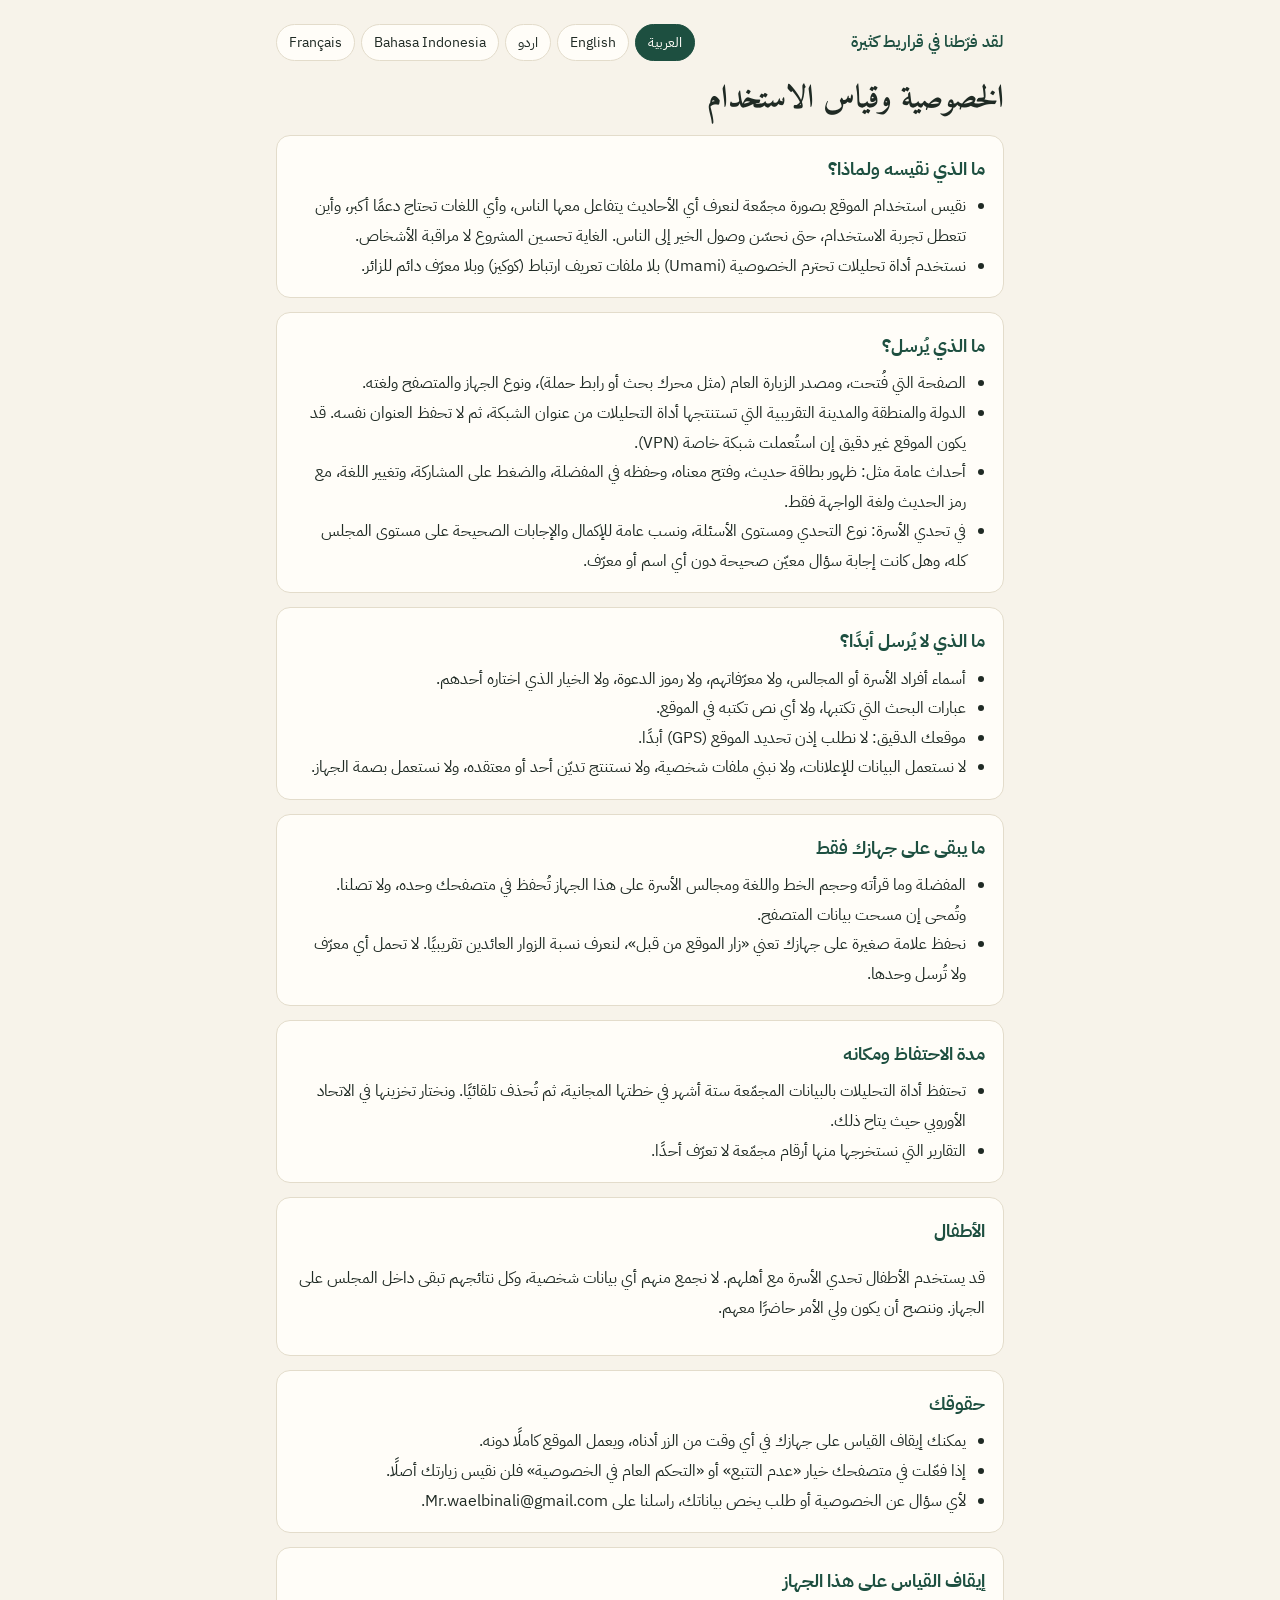
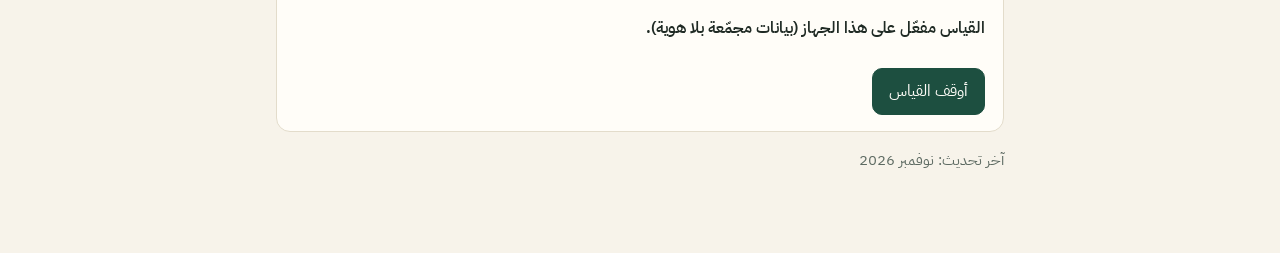
<file: privacy/index.html>
<!doctype html>
<html lang="ar" dir="rtl">
<head>
<meta charset="utf-8">
<meta name="viewport" content="width=device-width, initial-scale=1">
<title>الخصوصية والقياس | لقد فرّطنا في قراريط كثيرة</title>
<meta name="theme-color" content="#1d4f40">
<link rel="preconnect" href="https://fonts.googleapis.com">
<link rel="preconnect" href="https://fonts.gstatic.com" crossorigin>
<link rel="stylesheet" href="https://fonts.googleapis.com/css2?family=Amiri:wght@400;700&family=IBM+Plex+Sans+Arabic:wght@400;500;600&family=IBM+Plex+Sans:wght@400;500;600&family=Noto+Nastaliq+Urdu:wght@400;600&display=swap">
<style>
  :root { --bg:#f7f3ea; --card:#fffdf8; --ink:#1f2a24; --muted:#5d6a62; --accent:#1d4f40; --line:#e3dccb; --warn:#8a5a00; }
  @media (prefers-color-scheme: dark) { :root { --bg:#121815; --card:#1a221e; --ink:#e9efe9; --muted:#a6b3ab; --accent:#7fc4a8; --line:#2b3631; --warn:#e3b65a; } }
  * { box-sizing: border-box; }
  body { margin:0; background:var(--bg); color:var(--ink); font:16px/1.85 "IBM Plex Sans Arabic","IBM Plex Sans",system-ui,sans-serif; }
  html[lang="ur"] body { font-family:"Noto Nastaliq Urdu","IBM Plex Sans Arabic",serif; line-height:2.3; }
  main { max-width:760px; margin:0 auto; padding:24px 16px 64px; }
  header { display:flex; flex-wrap:wrap; gap:8px; align-items:center; justify-content:space-between; margin-bottom:16px; }
  header a { color:var(--accent); font-weight:600; text-decoration:none; }
  .langs { display:flex; flex-wrap:wrap; gap:6px; }
  .langs button { border:1px solid var(--line); background:var(--card); color:var(--ink); border-radius:999px; padding:4px 12px; font:inherit; font-size:.9rem; cursor:pointer; }
  .langs button[aria-pressed="true"] { background:var(--accent); color:var(--card); border-color:var(--accent); }
  h1 { font-family:Amiri,serif; font-size:2rem; line-height:1.4; margin:.2em 0 .4em; }
  html[lang="en"] h1, html[lang="fr"] h1, html[lang="id"] h1 { font-family:"IBM Plex Sans",system-ui,sans-serif; font-size:1.7rem; }
  section { background:var(--card); border:1px solid var(--line); border-radius:14px; padding:16px 18px; margin:14px 0; }
  h2 { font-size:1.15rem; margin:0 0 6px; color:var(--accent); }
  ul { margin:0; padding-inline-start:1.2em; }
  .draft { color:var(--warn); font-size:.9rem; }
  .status { font-weight:600; }
  .btn { display:inline-block; margin-top:8px; border:1px solid var(--accent); background:transparent; color:var(--accent); border-radius:10px; padding:8px 16px; font:inherit; cursor:pointer; }
  .btn.primary { background:var(--accent); color:var(--card); }
  .muted { color:var(--muted); font-size:.92rem; }
</style>
</head>
<body>
<main>
  <header>
    <a id="home" href="../">لقد فرّطنا في قراريط كثيرة</a>
    <div class="langs" id="langs"></div>
  </header>
  <h1 id="title"></h1>
  <p class="draft" id="draft" hidden></p>
  <div id="body"></div>
  <section>
    <h2 id="ctl-h"></h2>
    <p class="status" id="ctl-status"></p>
    <button class="btn primary" id="ctl-btn" type="button"></button>
  </section>
  <p class="muted" id="updated"></p>
</main>
<script src="../i18n/locales.js"></script>
<script src="../analytics.js"></script>
<script>
(function () {
  "use strict";
  // نص السياسة بخمس لغات. العربية هي المرجع؛ الترجمات أولية حتى يراجعها الفريق.
  var TX = {
    ar: {
      title: "الخصوصية وقياس الاستخدام",
      sections: [
        ["ما الذي نقيسه ولماذا؟", ["نقيس استخدام الموقع بصورة مجمّعة لنعرف أي الأحاديث يتفاعل معها الناس، وأي اللغات تحتاج دعمًا أكبر، وأين تتعطل تجربة الاستخدام، حتى نحسّن وصول الخير إلى الناس. الغاية تحسين المشروع لا مراقبة الأشخاص.", "نستخدم أداة تحليلات تحترم الخصوصية (Umami) بلا ملفات تعريف ارتباط (كوكيز) وبلا معرّف دائم للزائر."]],
        ["ما الذي يُرسل؟", ["الصفحة التي فُتحت، ومصدر الزيارة العام (مثل محرك بحث أو رابط حملة)، ونوع الجهاز والمتصفح ولغته.", "الدولة والمنطقة والمدينة التقريبية التي تستنتجها أداة التحليلات من عنوان الشبكة، ثم لا تحفظ العنوان نفسه. قد يكون الموقع غير دقيق إن استُعملت شبكة خاصة (VPN).", "أحداث عامة مثل: ظهور بطاقة حديث، وفتح معناه، وحفظه في المفضلة، والضغط على المشاركة، وتغيير اللغة، مع رمز الحديث ولغة الواجهة فقط.", "في تحدي الأسرة: نوع التحدي ومستوى الأسئلة، ونسب عامة للإكمال والإجابات الصحيحة على مستوى المجلس كله، وهل كانت إجابة سؤال معيّن صحيحة دون أي اسم أو معرّف."]],
        ["ما الذي لا يُرسل أبدًا؟", ["أسماء أفراد الأسرة أو المجالس، ولا معرّفاتهم، ولا رموز الدعوة، ولا الخيار الذي اختاره أحدهم.", "عبارات البحث التي تكتبها، ولا أي نص تكتبه في الموقع.", "موقعك الدقيق: لا نطلب إذن تحديد الموقع (GPS) أبدًا.", "لا نستعمل البيانات للإعلانات، ولا نبني ملفات شخصية، ولا نستنتج تديّن أحد أو معتقده، ولا نستعمل بصمة الجهاز."]],
        ["ما يبقى على جهازك فقط", ["المفضلة وما قرأته وحجم الخط واللغة ومجالس الأسرة على هذا الجهاز تُحفظ في متصفحك وحده، ولا تصلنا. وتُمحى إن مسحت بيانات المتصفح.", "نحفظ علامة صغيرة على جهازك تعني «زار الموقع من قبل»، لنعرف نسبة الزوار العائدين تقريبيًا. لا تحمل أي معرّف ولا تُرسل وحدها."]],
        ["مدة الاحتفاظ ومكانه", ["تحتفظ أداة التحليلات بالبيانات المجمّعة ستة أشهر في خطتها المجانية، ثم تُحذف تلقائيًا. ونختار تخزينها في الاتحاد الأوروبي حيث يتاح ذلك.", "التقارير التي نستخرجها منها أرقام مجمّعة لا تعرّف أحدًا."]],
        ["الأطفال", ["قد يستخدم الأطفال تحدي الأسرة مع أهلهم. لا نجمع منهم أي بيانات شخصية، وكل نتائجهم تبقى داخل المجلس على الجهاز. وننصح أن يكون ولي الأمر حاضرًا معهم."]],
        ["حقوقك", ["يمكنك إيقاف القياس على جهازك في أي وقت من الزر أدناه، ويعمل الموقع كاملًا دونه.", "إذا فعّلت في متصفحك خيار «عدم التتبع» أو «التحكم العام في الخصوصية» فلن نقيس زيارتك أصلًا.", "لأي سؤال عن الخصوصية أو طلب يخص بياناتك، راسلنا على Mr.waelbinali@gmail.com."]]
      ],
      ctl: "إيقاف القياس على هذا الجهاز", on: "القياس مفعّل على هذا الجهاز (بيانات مجمّعة بلا هوية).", off: "القياس متوقف على هذا الجهاز.",
      dnt: "متصفحك يطلب عدم التتبع، فلا نقيس زيارتك.", na: "القياس لم يُفعَّل في الموقع بعد، فلا يُرسل شيء حاليًا.",
      stop: "أوقف القياس", resume: "أعد تفعيل القياس", updated: "آخر تحديث: نوفمبر 2026", home: "لقد فرّطنا في قراريط كثيرة", draft: ""
    },
    en: {
      title: "Privacy and usage measurement",
      sections: [
        ["What we measure and why", ["We measure how the site is used, in aggregate, to learn which hadiths people engage with, which languages need more support, and where the experience breaks, so we can help the good reach more people. The aim is to improve the project, not to watch people.", "We use a privacy-friendly analytics tool (Umami) with no cookies and no persistent visitor identifier."]],
        ["What is sent", ["The page opened, the general source of the visit (such as a search engine or a campaign link), and the device type, browser and browser language.", "The approximate country, region and city that the analytics tool derives from the network address; the address itself is not stored. Location may be wrong if you use a VPN.", "General events such as a hadith card being shown, its meaning opened, saved to favourites, the share button pressed, or the language changed, with only the hadith code and interface language.", "In the Family Challenge: the challenge type and question level, overall completion and correct-answer rates for the whole council, and whether an answer to a given question was correct, with no name or identifier."]],
        ["What is never sent", ["Names of family members or councils, their identifiers, invitation codes, or the option anyone chose.", "Your search terms or any text you type on the site.", "Your precise location: we never ask for GPS permission.", "We do not use data for advertising, build personal profiles, infer anyone’s religiosity or beliefs, or use device fingerprinting."]],
        ["What stays on your device only", ["Favourites, reading progress, font size, language and Family councils on this device are stored in your browser only and never reach us. They are erased if you clear your browser data.", "We keep a small marker meaning “has visited before” to estimate the share of returning visitors. It carries no identifier and is not sent on its own."]],
        ["Retention and location", ["The analytics tool keeps aggregated data for six months on its free plan, then deletes it automatically. We choose EU storage where available.", "Reports we produce from it contain aggregated figures that identify no one."]],
        ["Children", ["Children may use the Family Challenge with their families. We collect no personal data from them, and all their results stay inside the council on the device. We recommend a parent be present."]],
        ["Your rights", ["You can stop measurement on your device at any time with the button below; the site works fully without it.", "If your browser sends “Do Not Track” or “Global Privacy Control”, we do not measure your visit at all.", "For any privacy question or request about your data, email us at Mr.waelbinali@gmail.com."]]
      ],
      ctl: "Stop measurement on this device", on: "Measurement is on for this device (aggregated, anonymous data).", off: "Measurement is off on this device.",
      dnt: "Your browser asks not to be tracked, so your visit is not measured.", na: "Measurement is not enabled on the site yet, so nothing is sent.",
      stop: "Stop measurement", resume: "Turn measurement back on", updated: "Last updated: November 2026", home: "We Have Let So Many Qirats Slip Away",
      draft: "Initial translation pending review. The Arabic text is the reference."
    },
    ur: {
      title: "رازداری اور استعمال کی پیمائش",
      sections: [
        ["ہم کیا ناپتے ہیں اور کیوں؟", ["ہم ویب سائٹ کے استعمال کو مجموعی طور پر ناپتے ہیں تاکہ معلوم ہو کہ لوگ کن احادیث سے زیادہ جڑتے ہیں، کن زبانوں کو مزید مدد کی ضرورت ہے، اور تجربہ کہاں رکتا ہے۔ مقصد منصوبے کو بہتر بنانا ہے، لوگوں کی نگرانی نہیں۔", "ہم رازداری کا احترام کرنے والا تجزیاتی آلہ (Umami) استعمال کرتے ہیں، بغیر کوکیز اور بغیر کسی مستقل شناخت کے۔"]],
        ["کیا بھیجا جاتا ہے؟", ["کھولا گیا صفحہ، وزٹ کا عمومی ذریعہ، آلے اور براؤزر کی قسم اور اس کی زبان۔", "تقریبی ملک، علاقہ اور شہر جو آلہ نیٹ ورک ایڈریس سے اخذ کرتا ہے؛ ایڈریس خود محفوظ نہیں ہوتا۔ VPN کی صورت میں مقام غلط ہو سکتا ہے۔", "عمومی واقعات جیسے حدیث کارڈ کا ظاہر ہونا، معنی کھولنا، پسندیدہ میں محفوظ کرنا، شیئر کا بٹن، زبان کی تبدیلی، صرف حدیث کے کوڈ اور زبان کے ساتھ۔", "خاندانی چیلنج میں: چیلنج کی قسم، سوالات کی سطح، پوری مجلس کی تکمیل اور درست جوابات کی مجموعی شرح، بغیر کسی نام یا شناخت کے۔"]],
        ["کیا کبھی نہیں بھیجا جاتا؟", ["خاندان کے افراد یا مجالس کے نام، ان کی شناخت، دعوتی کوڈ، یا کسی کا منتخب کردہ جواب۔", "آپ کی تلاش کے الفاظ یا کوئی بھی تحریر۔", "آپ کا درست مقام: ہم کبھی GPS کی اجازت نہیں مانگتے۔", "اشتہارات، ذاتی پروفائل، کسی کی دینداری یا عقیدے کا اندازہ، یا ڈیوائس فنگر پرنٹنگ نہیں۔"]],
        ["جو صرف آپ کے آلے پر رہتا ہے", ["پسندیدہ، مطالعہ، فونٹ، زبان اور خاندانی مجالس صرف آپ کے براؤزر میں رہتے ہیں اور ہم تک نہیں پہنچتے۔", "ایک چھوٹا نشان کہ «پہلے آ چکے ہیں» تاکہ واپس آنے والوں کی شرح کا اندازہ ہو؛ اس میں کوئی شناخت نہیں۔"]],
        ["مدتِ حفاظت اور مقام", ["مفت منصوبے میں مجموعی ڈیٹا چھ ماہ رکھا جاتا ہے، پھر خود بخود حذف ہو جاتا ہے۔ جہاں ممکن ہو یورپی یونین میں ذخیرہ منتخب کیا جاتا ہے۔"]],
        ["بچے", ["بچے اپنے گھر والوں کے ساتھ خاندانی چیلنج استعمال کر سکتے ہیں۔ ان سے کوئی ذاتی معلومات جمع نہیں کی جاتیں، اور ان کے نتائج آلے پر مجلس کے اندر رہتے ہیں۔"]],
        ["آپ کے حقوق", ["نیچے دیے گئے بٹن سے آپ کسی بھی وقت اس آلے پر پیمائش بند کر سکتے ہیں؛ ویب سائٹ اس کے بغیر پوری طرح کام کرتی ہے۔", "اگر آپ کا براؤزر «ٹریک نہ کریں» بھیجتا ہے تو آپ کا وزٹ ناپا ہی نہیں جاتا۔", "رازداری سے متعلق کسی سوال کے لیے Mr.waelbinali@gmail.com پر لکھیں۔"]]
      ],
      ctl: "اس آلے پر پیمائش بند کریں", on: "اس آلے پر پیمائش فعال ہے (مجموعی، گمنام ڈیٹا)۔", off: "اس آلے پر پیمائش بند ہے۔",
      dnt: "آپ کا براؤزر ٹریک نہ کرنے کی درخواست کرتا ہے، اس لیے وزٹ ناپا نہیں جاتا۔", na: "ویب سائٹ پر پیمائش ابھی فعال نہیں، اس لیے کچھ نہیں بھیجا جاتا۔",
      stop: "پیمائش بند کریں", resume: "پیمائش دوبارہ فعال کریں", updated: "آخری تازہ کاری: نومبر 2026", home: "لقد فرّطنا في قراريط كثيرة",
      draft: "ابتدائی ترجمہ، نظرثانی باقی ہے۔ عربی متن ہی معیار ہے۔"
    },
    id: {
      title: "Privasi dan pengukuran penggunaan",
      sections: [
        ["Apa yang kami ukur dan mengapa", ["Kami mengukur penggunaan situs secara agregat untuk mengetahui hadis mana yang paling diminati, bahasa mana yang perlu dukungan lebih, dan di mana pengalaman pengguna terhambat. Tujuannya memperbaiki proyek, bukan mengawasi orang.", "Kami memakai alat analitik yang menghormati privasi (Umami), tanpa cookie dan tanpa pengenal pengunjung yang permanen."]],
        ["Apa yang dikirim", ["Halaman yang dibuka, sumber kunjungan secara umum, jenis perangkat, peramban, dan bahasanya.", "Perkiraan negara, wilayah, dan kota yang diturunkan alat analitik dari alamat jaringan; alamat itu sendiri tidak disimpan. Lokasi bisa keliru jika memakai VPN.", "Peristiwa umum seperti kartu hadis tampil, makna dibuka, disimpan ke favorit, tombol bagikan ditekan, atau bahasa diganti, hanya dengan kode hadis dan bahasa antarmuka.", "Pada Tantangan Keluarga: jenis tantangan, tingkat soal, serta persentase penyelesaian dan jawaban benar untuk seluruh majelis, tanpa nama atau pengenal."]],
        ["Apa yang tidak pernah dikirim", ["Nama anggota keluarga atau majelis, pengenal mereka, kode undangan, atau pilihan jawaban seseorang.", "Kata pencarian Anda atau teks apa pun yang Anda ketik.", "Lokasi tepat Anda: kami tidak pernah meminta izin GPS.", "Kami tidak memakai data untuk iklan, tidak membuat profil pribadi, tidak menyimpulkan keberagamaan siapa pun, dan tidak memakai sidik jari perangkat."]],
        ["Yang hanya tersimpan di perangkat Anda", ["Favorit, kemajuan membaca, ukuran huruf, bahasa, dan majelis keluarga hanya tersimpan di peramban Anda dan tidak sampai kepada kami.", "Kami menyimpan penanda kecil «pernah berkunjung» untuk memperkirakan persentase pengunjung kembali; penanda ini tanpa pengenal."]],
        ["Masa simpan dan lokasi", ["Pada paket gratis, data agregat disimpan enam bulan lalu dihapus otomatis. Kami memilih penyimpanan di Uni Eropa bila tersedia."]],
        ["Anak-anak", ["Anak-anak dapat memakai Tantangan Keluarga bersama keluarganya. Kami tidak mengumpulkan data pribadi mereka, dan hasilnya tetap di dalam majelis pada perangkat."]],
        ["Hak Anda", ["Anda dapat menghentikan pengukuran di perangkat ini kapan saja dengan tombol di bawah; situs tetap berfungsi penuh.", "Jika peramban Anda mengirim «Do Not Track» atau «Global Privacy Control», kunjungan Anda tidak diukur sama sekali.", "Untuk pertanyaan privasi, kirim email ke Mr.waelbinali@gmail.com."]]
      ],
      ctl: "Hentikan pengukuran di perangkat ini", on: "Pengukuran aktif di perangkat ini (data agregat, anonim).", off: "Pengukuran nonaktif di perangkat ini.",
      dnt: "Peramban Anda meminta untuk tidak dilacak, jadi kunjungan Anda tidak diukur.", na: "Pengukuran belum diaktifkan di situs, jadi tidak ada yang dikirim.",
      stop: "Hentikan pengukuran", resume: "Aktifkan kembali pengukuran", updated: "Pembaruan terakhir: November 2026", home: "We Have Let So Many Qirats Slip Away",
      draft: "Terjemahan awal, menunggu tinjauan. Teks Arab adalah acuan."
    },
    fr: {
      title: "Confidentialité et mesure d’audience",
      sections: [
        ["Ce que nous mesurons et pourquoi", ["Nous mesurons l’utilisation du site de façon agrégée pour savoir quels hadiths suscitent l’intérêt, quelles langues ont besoin de plus de soutien et où l’expérience se bloque. Le but est d’améliorer le projet, non de surveiller les personnes.", "Nous utilisons un outil d’analyse respectueux de la vie privée (Umami), sans cookies ni identifiant persistant du visiteur."]],
        ["Ce qui est envoyé", ["La page ouverte, la source générale de la visite, le type d’appareil, le navigateur et sa langue.", "Le pays, la région et la ville approximatifs déduits de l’adresse réseau ; l’adresse elle-même n’est pas conservée. La localisation peut être erronée avec un VPN.", "Des événements généraux : carte de hadith affichée, sens ouvert, ajout aux favoris, bouton de partage, changement de langue, avec seulement le code du hadith et la langue de l’interface.", "Dans le Défi familial : le type de défi, le niveau des questions, et des taux globaux d’achèvement et de bonnes réponses pour tout le conseil, sans nom ni identifiant."]],
        ["Ce qui n’est jamais envoyé", ["Les noms des membres de la famille ou des conseils, leurs identifiants, les codes d’invitation, ni le choix de quiconque.", "Vos recherches ni aucun texte que vous saisissez.", "Votre position précise : nous ne demandons jamais l’accès GPS.", "Aucune publicité, aucun profil personnel, aucune déduction sur la religiosité ou les croyances, aucune empreinte d’appareil."]],
        ["Ce qui reste sur votre appareil", ["Favoris, progression de lecture, taille du texte, langue et conseils familiaux restent dans votre navigateur et ne nous parviennent pas.", "Un petit marqueur « déjà venu » permet d’estimer la part de visiteurs qui reviennent ; il ne contient aucun identifiant."]],
        ["Durée de conservation et lieu", ["Avec l’offre gratuite, les données agrégées sont conservées six mois puis supprimées automatiquement. Nous choisissons un stockage dans l’Union européenne lorsque c’est possible."]],
        ["Enfants", ["Les enfants peuvent utiliser le Défi familial avec leur famille. Aucune donnée personnelle n’est collectée à leur sujet ; leurs résultats restent dans le conseil, sur l’appareil."]],
        ["Vos droits", ["Vous pouvez arrêter la mesure sur cet appareil à tout moment avec le bouton ci-dessous ; le site fonctionne entièrement sans elle.", "Si votre navigateur envoie « Do Not Track » ou « Global Privacy Control », votre visite n’est pas mesurée.", "Pour toute question de confidentialité, écrivez-nous à Mr.waelbinali@gmail.com."]]
      ],
      ctl: "Arrêter la mesure sur cet appareil", on: "La mesure est active sur cet appareil (données agrégées et anonymes).", off: "La mesure est désactivée sur cet appareil.",
      dnt: "Votre navigateur demande à ne pas être suivi : votre visite n’est pas mesurée.", na: "La mesure n’est pas encore activée sur le site : rien n’est envoyé.",
      stop: "Arrêter la mesure", resume: "Réactiver la mesure", updated: "Dernière mise à jour : novembre 2026", home: "We Have Let So Many Qirats Slip Away",
      draft: "Traduction initiale en attente de relecture. Le texte arabe fait foi."
    }
  };
  var REG = window.QARARIT_LOCALES;
  function pick() {
    var m = /[?&]lang=([a-z]{2,3})/.exec(location.search), s = null;
    try { s = localStorage.getItem("qararit.lang"); } catch (e) {}
    return (m && TX[m[1]] && m[1]) || (s && TX[s] && s) || "ar";
  }
  function el(tag, text) { var e = document.createElement(tag); if (text != null) e.textContent = text; return e; }
  var lang = pick();
  function paint() {
    var L = TX[lang], info = REG.list.filter(function (x) { return x.code === lang; })[0];
    document.documentElement.lang = lang; document.documentElement.dir = info.dir;
    document.title = L.title + " | " + L.home;
    document.getElementById("title").textContent = L.title;
    var home = document.getElementById("home");
    home.textContent = L.home; home.href = lang === "ar" ? "../" : "../" + lang + "/";
    var d = document.getElementById("draft"); d.textContent = L.draft; d.hidden = !L.draft;
    var body = document.getElementById("body"); body.innerHTML = "";
    L.sections.forEach(function (s) {
      var sec = el("section"); sec.appendChild(el("h2", s[0]));
      if (s[1].length === 1) sec.appendChild(el("p", s[1][0]));
      else { var ul = el("ul"); s[1].forEach(function (x) { ul.appendChild(el("li", x)); }); sec.appendChild(ul); }
      body.appendChild(sec);
    });
    document.getElementById("ctl-h").textContent = L.ctl;
    var st = window.QA ? QA.status : null, btn = document.getElementById("ctl-btn"), msg = document.getElementById("ctl-status");
    btn.hidden = false;
    if (!st) { msg.textContent = L.na; btn.hidden = true; }
    else if (st.dnt) { msg.textContent = L.dnt; btn.hidden = true; }
    else if (st.optedOut) { msg.textContent = L.off; btn.textContent = L.resume; }
    else { msg.textContent = st.configured ? L.on : L.na; btn.textContent = L.stop; }
    document.getElementById("updated").textContent = L.updated;
    var langs = document.getElementById("langs"); langs.innerHTML = "";
    REG.list.forEach(function (x) {
      var b = el("button", x.name); b.type = "button"; b.lang = x.code; b.setAttribute("aria-pressed", String(x.code === lang));
      b.onclick = function () { lang = x.code; paint(); };
      langs.appendChild(b);
    });
  }
  document.getElementById("ctl-btn").onclick = function () {
    if (!window.QA) return;
    if (QA.status.optedOut) { QA.optIn(); location.reload(); } else { QA.optOut(); paint(); }
  };
  paint();
})();
</script>
</body>
</html>
</file>
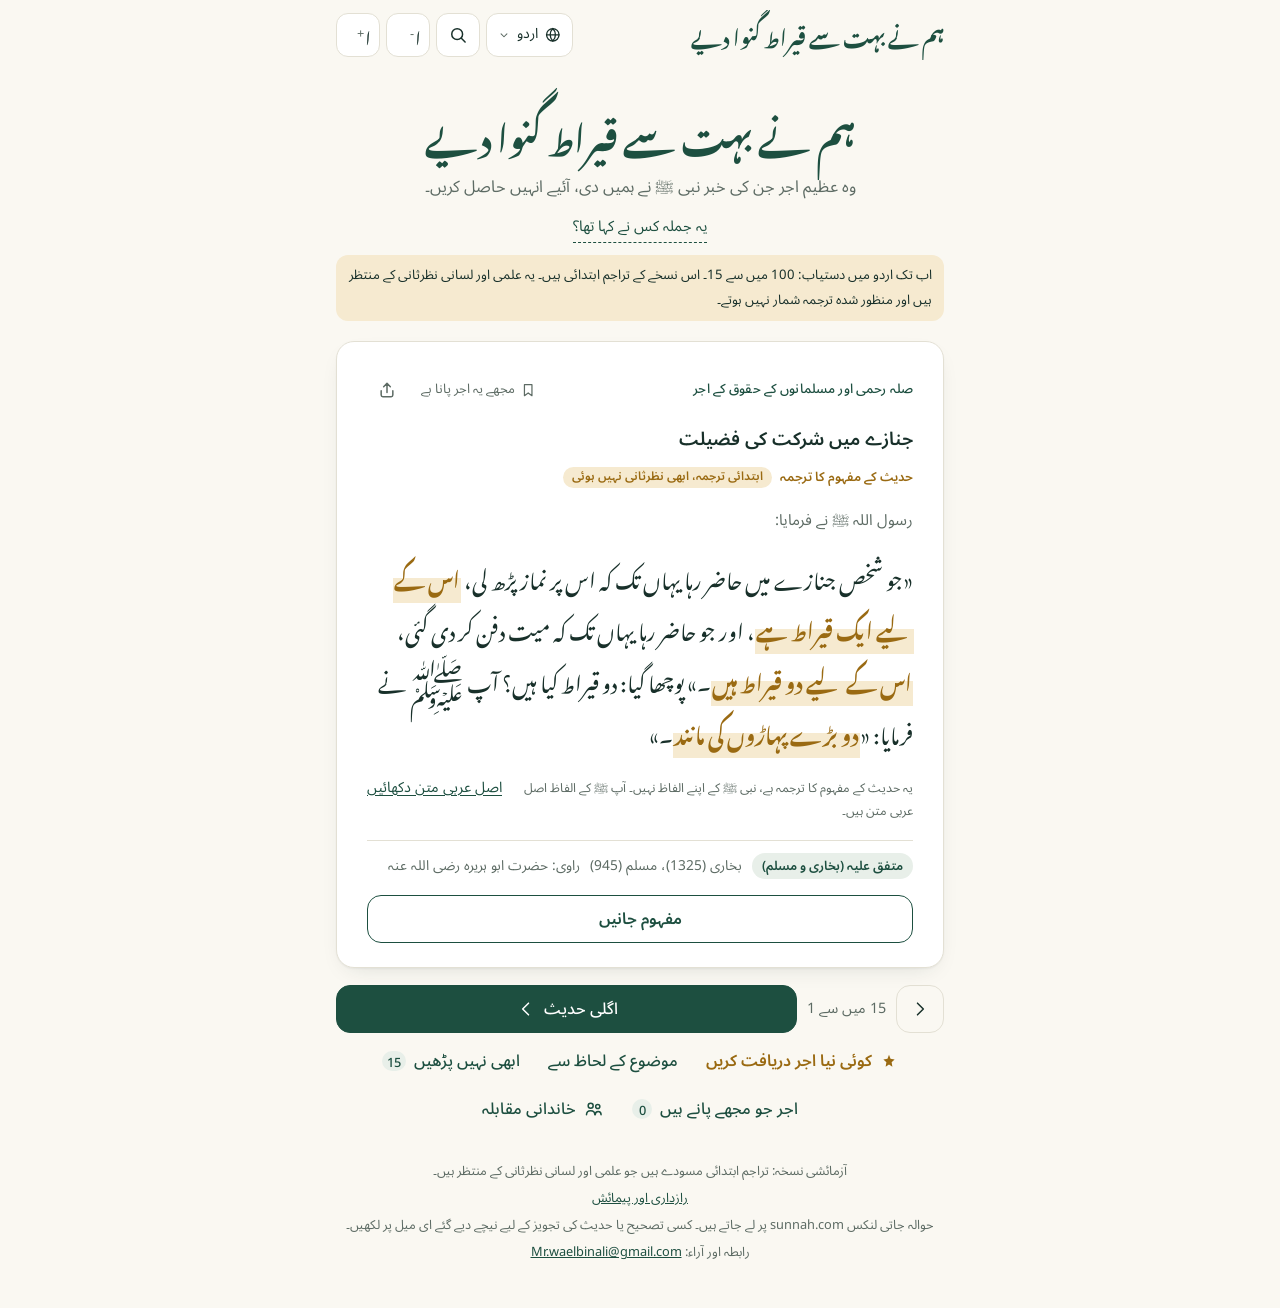
<file: ur/index.html>
<!doctype html>
<html lang="ur" dir="rtl" data-lang-page="ur">
<head>
<meta charset="utf-8">
<meta name="viewport" content="width=device-width, initial-scale=1, viewport-fit=cover">
<title>ہم نے بہت سے قیراط گنوا دیے | سنت میں بیان کردہ اجر</title>
<meta name="description" content="وہ عظیم اجر جن کی خبر نبی ﷺ نے دی، آئیے انہیں حاصل کریں۔ صحیح احادیث جن میں صریح ثواب کا ذکر ہے، آسان وضاحت اور عمل کے عملی طریقے کے ساتھ۔">
<meta name="theme-color" content="#1d4f40">
<meta property="og:title" content="ہم نے بہت سے قیراط گنوا دیے | سنت میں بیان کردہ اجر">
<meta property="og:description" content="وہ عظیم اجر جن کی خبر نبی ﷺ نے دی، آئیے انہیں حاصل کریں۔ صحیح احادیث جن میں صریح ثواب کا ذکر ہے، آسان وضاحت اور عمل کے عملی طریقے کے ساتھ۔">
<link rel="alternate" hreflang="ar" href="/ar/">
<link rel="alternate" hreflang="en" href="/en/">
<link rel="alternate" hreflang="ur" href="/ur/">
<link rel="alternate" hreflang="id" href="/id/">
<link rel="alternate" hreflang="fr" href="/fr/">
<link rel="alternate" hreflang="x-default" href="/">
<link rel="preconnect" href="https://fonts.googleapis.com">
<link rel="preconnect" href="https://fonts.gstatic.com" crossorigin>
<link rel="stylesheet" href="https://fonts.googleapis.com/css2?family=Amiri:wght@400;700&family=IBM+Plex+Sans+Arabic:wght@400;500;600&display=swap">
<link rel="stylesheet" href="../styles.css">
<script>window.QARARIT_BASE="../";</script>
<script src="../i18n/locales.js"></script>
<script src="../i18n.js"></script>
<script src="../analytics.js"></script>
</head>
<body>
<div class="app">
  <header class="topbar">
    <button class="brand" id="brand" type="button" aria-label="العودة إلى البداية" data-i18n-attr="aria-label:brand.aria">لقد فرّطنا في قراريط كثيرة</button>
    <div class="tools">
      <div id="lang-picker"></div>
      <button class="icon-btn" id="btn-search" type="button" aria-label="بحث" data-i18n-attr="aria-label:tool.search">
        <svg viewBox="0 0 24 24" aria-hidden="true"><circle cx="11" cy="11" r="6.5"/><path d="m16 16 4.5 4.5"/></svg>
      </button>
      <button class="icon-btn tk" id="btn-tashkeel" type="button" aria-pressed="true" aria-label="تشكيل النص" title="إخفاء التشكيل">
        <span class="tk-glyph" aria-hidden="true">حَ</span><span class="tk-lbl" aria-hidden="true">التشكيل</span>
      </button>
      <button class="icon-btn text" id="btn-font-down" type="button" aria-label="تصغير الخط" data-i18n-attr="aria-label:tool.font.down"><span data-i18n="tool.font.glyph">أ</span><small>−</small></button>
      <button class="icon-btn text" id="btn-font-up" type="button" aria-label="تكبير الخط" data-i18n-attr="aria-label:tool.font.up"><span data-i18n="tool.font.glyph">أ</span><small>+</small></button>
    </div>
  </header>

  <main id="main">
    <!-- واجهة البطاقات -->
    <section id="view-deck" class="view">
      <div class="lang-offer" id="lang-offer" hidden></div>
      <div class="hero">
        <h1 id="site-title">لقد فرّطنا في قراريط كثيرة</h1>
        <p class="tagline" id="site-tagline">أجور عظيمة أخبرنا بها النبي ﷺ، فلنغتنمها</p>
        <details class="origin" id="origin">
          <summary data-i18n="origin.summary">من قال هذه العبارة؟</summary>
          <div class="origin-body" id="origin-body"></div>
        </details>
        <p class="tr-banner" id="tr-banner" hidden></p>
      </div>

      <div class="filter-bar" id="filter-bar" hidden>
        <span id="filter-label"></span>
        <button type="button" class="link-btn" id="filter-clear" data-i18n="filter.clear">عرض كل الأحاديث</button>
      </div>

      <div class="deck" id="deck">
        <p class="loading" id="loading" data-i18n="loading">جارٍ تحميل الأحاديث…</p>
      </div>

      <div class="share-box" id="share-box" hidden>
        <p class="share-h" data-i18n="share.heading">شارك هذا الحديث</p>
        <img id="share-img" alt="صورة بطاقة الحديث للمشاركة" data-i18n-attr="alt:share.img_alt">
        <p class="share-hint" id="share-hint" data-i18n="share.hint">يمكنك أيضًا الضغط مطولًا على الصورة لحفظها.</p>
        <div class="share-actions">
          <button type="button" class="btn primary small" id="share-image" data-i18n="share.image">مشاركة الصورة</button>
          <a class="btn small" id="share-wa" href="#" target="_blank" rel="noopener" data-i18n="share.wa">إرسال الرابط في واتساب</a>
        </div>
        <label for="share-url" data-i18n="share.url">رابط الحديث</label>
        <div class="share-row">
          <input id="share-url" type="text" readonly dir="ltr">
          <button type="button" class="btn small" id="share-copy" data-i18n="share.copy">نسخ</button>
        </div>
        <button type="button" class="link-btn" id="share-close" data-i18n="share.close">إغلاق</button>
      </div>

      <nav class="deck-nav" aria-label="التنقل بين الأحاديث" data-i18n-attr="aria-label:nav.aria">
        <div class="nav-main">
          <button type="button" class="btn ghost square" id="btn-prev" aria-label="الحديث السابق" data-i18n-attr="aria-label:nav.prev">
            <svg class="dir-icon" viewBox="0 0 24 24" aria-hidden="true"><path d="m9 5 7 7-7 7"/></svg>
          </button>
          <span class="counter" id="counter" aria-live="polite"></span>
          <button type="button" class="btn primary" id="btn-next"><span data-i18n="nav.next">الحديث التالي</span>
            <svg class="dir-icon" viewBox="0 0 24 24" aria-hidden="true"><path d="m15 5-7 7 7 7"/></svg>
          </button>
        </div>
        <div class="nav-secondary">
          <button type="button" class="btn quiet" id="btn-random">
            <svg viewBox="0 0 24 24" aria-hidden="true"><path d="M12 3.5 14 9l5.5 1-4 3.8 1 5.7-4.5-2.7-4.5 2.7 1-5.7-4-3.8L10 9z"/></svg><span data-i18n="nav.random">اكتشف أجرًا جديدًا</span></button>
          <button type="button" class="btn quiet" id="btn-topics" data-i18n="nav.topics">حسب الموضوع</button>
          <button type="button" class="btn quiet" id="btn-unread"><span data-i18n="nav.unread">لم أقرأها بعد</span> <span class="count" id="unread-count">0</span></button>
          <button type="button" class="btn quiet" id="btn-saved"><span data-i18n="nav.saved">أجور أريد اغتنامها</span> <span class="count" id="saved-count">0</span></button>
          <a class="btn quiet" id="btn-family" href="../family/">
            <svg viewBox="0 0 24 24" aria-hidden="true"><circle cx="8" cy="8" r="3"/><circle cx="16.5" cy="9" r="2.5"/><path d="M3 19c0-3 2.2-5 5-5s5 2 5 5M13.5 19c0-2.4 1.4-4 3.5-4s3.5 1.6 3.5 4"/></svg><span data-i18n="nav.family">تحدي الأسرة</span></a>
        </div>
      </nav>
    </section>

    <!-- التصنيفات -->
    <section id="view-topics" class="view page" hidden aria-labelledby="topics-h">
      <div class="page-head">
        <button type="button" class="back-link" data-back>
          <svg class="dir-icon" viewBox="0 0 24 24" aria-hidden="true"><path d="m9 5 7 7-7 7"/></svg><span data-i18n="back">رجوع</span></button>
        <h2 id="topics-h" tabindex="-1" data-i18n="topics.heading">تصفّح حسب الموضوع</h2>
      </div>
      <ul class="topic-list" id="topic-list"></ul>
      <p class="local-note" data-i18n="local.read_note">يُحسب ما قرأته على هذا الجهاز فقط، ولا يحتاج إلى حساب.</p>
    </section>

    <!-- أجور أريد اغتنامها -->
    <section id="view-saved" class="view page" hidden aria-labelledby="saved-h">
      <div class="page-head">
        <button type="button" class="back-link" data-back>
          <svg class="dir-icon" viewBox="0 0 24 24" aria-hidden="true"><path d="m9 5 7 7-7 7"/></svg><span data-i18n="back">رجوع</span></button>
        <h2 id="saved-h" tabindex="-1" data-i18n="saved.heading">أجور أريد اغتنامها</h2>
      </div>
      <p class="empty" id="saved-empty" data-i18n="saved.empty">قائمتك الشخصية للأعمال التي تنوي المداومة عليها. اضغط على علامة «أريد اغتنامه» أعلى أي بطاقة لتضيفها هنا. تُحفظ القائمة على جهازك فقط، بلا حساب.</p>
      <ul class="item-list" id="saved-list"></ul>
      <p class="local-note" data-i18n="saved.note">قائمتك وما قرأته محفوظان على هذا الجهاز وهذا المتصفح فقط، فلا ينتقلان إلى جهاز آخر، وقد يُمحيان إذا مُسحت بيانات المتصفح.</p>
    </section>

    <!-- البحث -->
    <section id="view-search" class="view page" hidden aria-labelledby="search-h">
      <div class="page-head">
        <button type="button" class="back-link" data-back>
          <svg class="dir-icon" viewBox="0 0 24 24" aria-hidden="true"><path d="m9 5 7 7-7 7"/></svg><span data-i18n="back">رجوع</span></button>
        <h2 id="search-h" data-i18n="search.heading">بحث</h2>
      </div>
      <label class="search-field" for="search-input">
        <svg viewBox="0 0 24 24" aria-hidden="true"><circle cx="11" cy="11" r="6.5"/><path d="m16 16 4.5 4.5"/></svg>
        <input id="search-input" type="search" placeholder="اكتب كلمة من الحديث أو عنوانه" data-i18n-attr="placeholder:search.placeholder" autocomplete="off">
      </label>
      <p class="empty" id="search-empty" hidden data-i18n="search.empty">لا توجد نتائج. جرّب كلمة أخرى مثل: الجنة، الصلاة، الصيام.</p>
      <ul class="item-list" id="search-list"></ul>
    </section>
  </main>

  <footer class="foot">
    <p id="pilot-notice"></p>
    <p><a href="../privacy/" data-i18n="foot.privacy">الخصوصية والقياس</a></p>
    <p data-i18n="foot.sources">روابط التوثيق تحيل إلى موقع sunnah.com. لاقتراح تصحيح أو حديث، راسلنا على البريد أدناه.</p>
    <p><span data-i18n="foot.contact">للتواصل والملاحظات:</span> <a href="mailto:Mr.waelbinali@gmail.com" dir="ltr">Mr.waelbinali@gmail.com</a></p>
  </footer>
</div>
<div class="toast" id="toast" role="status" aria-live="polite"></div>
<script src="../app.js"></script>
</body>
</html>
</file>
<file: styles.css>
/* Layout: one calm reading column; the hadith card is the centre of gravity, everything else is quiet around it. */
:root {
  --paper: #faf8f2;      /* page: warm ivory */
  --surface: #ffffff;    /* card */
  --ink: #18302a;        /* text: green-black */
  --muted: #5d6b64;
  --line: #e3e0d4;
  --green: #1d4f40;      /* identity */
  --green-soft: #e8efe9;
  --gold: #9a6a12;       /* reward only */
  --gold-wash: #f6ead0;
  --focus: #2f7a63;
  --shadow: 0 1px 2px rgba(24, 48, 42, .05), 0 8px 24px -12px rgba(24, 48, 42, .18);

  --f-text: "Amiri", "Traditional Arabic", "Noto Naskh Arabic", "Times New Roman", serif;
  --f-ui: "IBM Plex Sans Arabic", "Segoe UI", Tahoma, "Noto Sans Arabic", system-ui, sans-serif;

  --scale: 1;
  --r: 18px;
  color-scheme: light;
}
@media (prefers-color-scheme: dark) {
  :root:not([data-theme="light"]) {
    --paper: #0f1714; --surface: #16211d; --ink: #e6ece7; --muted: #9db0a6; --line: #273630;
    --green: #86c5aa; --green-soft: #1d2d27; --gold: #e2b65f; --gold-wash: #3a2f17; --focus: #86c5aa;
    --shadow: 0 1px 2px rgba(0,0,0,.3), 0 10px 28px -14px rgba(0,0,0,.6);
    color-scheme: dark;
  }
}
:root[data-theme="dark"] {
  --paper: #0f1714; --surface: #16211d; --ink: #e6ece7; --muted: #9db0a6; --line: #273630;
  --green: #86c5aa; --green-soft: #1d2d27; --gold: #e2b65f; --gold-wash: #3a2f17; --focus: #86c5aa;
  --shadow: 0 1px 2px rgba(0,0,0,.3), 0 10px 28px -14px rgba(0,0,0,.6);
  color-scheme: dark;
}

* { box-sizing: border-box; }
html { -webkit-text-size-adjust: 100%; }
body {
  margin: 0;
  background: var(--paper);
  color: var(--ink);
  font-family: var(--f-ui);
  font-size: calc(16px * var(--scale));
  line-height: 1.7;
}
[hidden] { display: none !important; }
button { font: inherit; color: inherit; }
a { color: var(--green); }
:focus-visible { outline: 2px solid var(--focus); outline-offset: 2px; border-radius: 8px; }
svg { width: 1.25em; height: 1.25em; fill: none; stroke: currentColor; stroke-width: 1.8; stroke-linecap: round; stroke-linejoin: round; flex: none; }

.app {
  max-width: 40rem;
  margin: 0 auto;
  padding-inline: 16px;
  padding-block: 0 24px;
  min-height: 100%;
  display: flex;
  flex-direction: column;
}

/* top bar */
.topbar {
  position: sticky;
  top: env(safe-area-inset-top, 0px);
  z-index: 5;
  display: flex;
  align-items: center;
  justify-content: space-between;
  gap: 12px;
  padding-block: 10px;
  background: var(--paper);
}
.brand {
  border: 0; background: none; cursor: pointer; padding: 4px 0;
  font-family: var(--f-text); font-weight: 700; font-size: clamp(1rem, 4.2vw, 1.3rem); color: var(--green);
  min-width: 0; white-space: nowrap; overflow: hidden; text-overflow: ellipsis; text-align: start;
  transition: opacity .2s ease, visibility .2s;
}
.brand.is-quiet { opacity: 0; visibility: hidden; }
.tools { display: flex; gap: 6px; }
.icon-btn {
  display: inline-grid; place-items: center;
  min-width: 44px; height: 44px; padding: 0 8px;
  border: 1px solid var(--line); border-radius: 12px; background: var(--surface);
  cursor: pointer; color: var(--ink);
}
.icon-btn.text { font-family: var(--f-text); font-size: 1.15rem; line-height: 1; display: inline-flex; align-items: center; gap: 1px; }
.icon-btn.text small { font-family: var(--f-ui); font-size: .8rem; color: var(--muted); }
.icon-btn:hover { border-color: var(--green); }

/* hero */
.hero { text-align: center; padding-block: 18px 14px; }
.hero h1 {
  margin: 0;
  font-family: var(--f-text); font-weight: 700;
  font-size: clamp(1.75rem, 6.4vw, 2.5rem);
  line-height: 1.5; color: var(--green);
  text-wrap: balance;
}
.tagline { margin: 4px 0 0; color: var(--muted); font-size: 1.02rem; text-wrap: balance; }
.origin { margin-top: 10px; font-size: .92rem; }
.origin summary {
  display: inline-block; cursor: pointer; list-style: none;
  color: var(--green); border-bottom: 1px dashed currentColor; padding-bottom: 1px;
}
.origin summary::-webkit-details-marker { display: none; }
.origin-body {
  margin-top: 12px; padding: 14px 16px; text-align: start;
  background: var(--green-soft); border-radius: 14px;
}
.origin-body .quote { font-family: var(--f-text); font-size: 1.35rem; color: var(--green); margin: 0 0 6px; text-align: center; }
.origin-body p { margin: 0 0 8px; }
.origin-body .src { color: var(--muted); font-size: .85rem; margin: 0; }

/* filter */
.filter-bar {
  display: flex; flex-wrap: wrap; align-items: center; justify-content: space-between; gap: 6px 12px;
  margin-bottom: 10px; padding: 8px 14px;
  border-radius: 12px; background: var(--green-soft); color: var(--green); font-weight: 500; font-size: .95rem;
}
.link-btn { border: 0; background: none; padding: 4px 0; cursor: pointer; color: var(--green); text-decoration: underline; text-underline-offset: 3px; font-size: .9rem; }

/* deck + card */
.deck { position: relative; touch-action: pan-y; }
.loading, .deck .error { text-align: center; color: var(--muted); padding: 48px 8px; margin: 0; }
.card { perspective: 1600px; }
.card-inner {
  position: relative;
  transform-style: preserve-3d;
  transition: transform .55s cubic-bezier(.3,.7,.2,1), height .35s ease;
}
.card.is-flipped .card-inner { transform: rotateY(180deg); }
.face {
  position: absolute; inset: 0 0 auto 0;
  backface-visibility: hidden; -webkit-backface-visibility: hidden;
  background: var(--surface);
  border: 1px solid var(--line);
  border-radius: var(--r);
  box-shadow: var(--shadow);
  padding: 20px 20px 18px;
  display: flex; flex-direction: column; gap: 14px;
}
.face.back { transform: rotateY(180deg); }

.card.slide-out-next { animation: outNext .2s ease-in forwards; }
.card.slide-out-prev { animation: outPrev .2s ease-in forwards; }
.card.slide-in-next { animation: inNext .28s ease-out; }
.card.slide-in-prev { animation: inPrev .28s ease-out; }
/* RTL: the next card arrives from the left */
@keyframes outNext { to { opacity: 0; transform: translateX(40px); } }
@keyframes outPrev { to { opacity: 0; transform: translateX(-40px); } }
@keyframes inNext { from { opacity: 0; transform: translateX(-40px); } }
@keyframes inPrev { from { opacity: 0; transform: translateX(40px); } }

.face-top { display: flex; align-items: center; justify-content: space-between; gap: 10px; }
.cat-tag { font-size: .82rem; color: var(--green); font-weight: 500; letter-spacing: .01em; }
.face-tools { display: flex; gap: 4px; }
.mini-btn {
  display: inline-grid; place-items: center; width: 40px; height: 40px;
  border: 0; border-radius: 10px; background: none; cursor: pointer; color: var(--muted);
}
.mini-btn:hover { background: var(--green-soft); color: var(--green); }
.mini-btn[aria-pressed="true"] { color: var(--gold); }
.mini-btn[aria-pressed="true"] svg { fill: currentColor; }
.mini-btn.labeled { width: auto; display: inline-flex; gap: 5px; padding: 0 10px; font-size: .82rem; font-family: var(--f-ui); }
.mini-btn.labeled[aria-pressed="true"] { background: var(--gold-wash); }

.h-title {
  margin: 0; font-family: var(--f-ui); font-weight: 600;
  font-size: 1.15rem; line-height: 1.5; color: var(--ink); text-wrap: balance;
}
.lead { margin: 0; color: var(--muted); font-size: .95rem; }
.h-text {
  margin: 0;
  font-family: var(--f-text);
  font-size: calc(1.42rem * var(--scale));
  line-height: 2.05;
  color: var(--ink);
  overflow-wrap: anywhere;
}
.h-text mark {
  background: linear-gradient(transparent 52%, var(--gold-wash) 52%);
  color: var(--gold);
  font-weight: 700;
  padding: 0 1px;
  -webkit-box-decoration-break: clone; box-decoration-break: clone;
}
.meta {
  display: flex; flex-wrap: wrap; align-items: baseline; gap: 4px 10px;
  padding-top: 12px; border-top: 1px solid var(--line);
  font-size: .86rem; color: var(--muted);
}
.grade {
  display: inline-block; padding: 1px 10px; border-radius: 999px;
  background: var(--green-soft); color: var(--green); font-weight: 600; font-size: .8rem;
}
.meta .refs { font-variant-numeric: tabular-nums; }

.btn {
  display: inline-flex; align-items: center; justify-content: center; gap: 8px;
  min-height: 48px; padding: 0 20px;
  border-radius: 14px; border: 1px solid var(--line); background: var(--surface);
  cursor: pointer; font-weight: 500; font-size: 1rem; text-decoration: none; color: var(--ink);
}
.btn:hover { border-color: var(--green); }
.btn.primary { background: var(--green); border-color: var(--green); color: var(--surface); }
.btn.primary:hover { filter: brightness(1.08); }
.btn.flip { width: 100%; color: var(--green); border-color: var(--green); background: transparent; font-weight: 600; }
.btn.quiet { border-color: transparent; background: none; color: var(--green); min-height: 44px; padding: 0 10px; }
.btn.quiet:hover { background: var(--green-soft); }
.btn.ghost { background: none; }
.btn.square { width: 48px; padding: 0; }
.btn.small { min-height: 40px; padding: 0 14px; font-size: .92rem; }
.btn:disabled { opacity: .4; cursor: default; }

/* back face */
.back-title { margin: 0; font-size: .95rem; color: var(--muted); font-weight: 500; }
.block h3 {
  margin: 0 0 4px; font-size: .98rem; font-weight: 600; color: var(--green);
  display: flex; align-items: center; gap: 8px;
}
.block p { margin: 0; font-size: calc(1.04rem * var(--scale)); }
.block.note { background: var(--gold-wash); border-radius: 12px; padding: 10px 14px; }
.block.note h3 { color: var(--gold); }
.detail { border-top: 1px solid var(--line); padding-top: 10px; font-size: .92rem; }
.detail summary { cursor: pointer; color: var(--green); font-weight: 500; padding: 4px 0; }
.detail dl { margin: 8px 0 0; display: grid; gap: 8px; }
.detail dt { color: var(--muted); font-size: .82rem; }
.detail dd { margin: 0; }
.detail ul { margin: 0; padding-inline-start: 18px; }
.back-actions { display: flex; flex-wrap: wrap; gap: 8px; }
.back-actions .btn { flex: 1 1 10rem; }

/* share */
.share-box { margin-top: 12px; padding: 12px 14px; border: 1px solid var(--line); border-radius: 14px; background: var(--surface); }
.share-h { margin: 0 0 10px; font-weight: 600; color: var(--ink); }
#share-img { display: block; width: 100%; max-width: 360px; margin: 0 auto; border: 1px solid var(--line); border-radius: 10px; }
#share-img:not([src]) { display: none; }
.share-hint { margin: 8px 0 10px; text-align: center; font-size: .8rem; color: var(--muted); }
.share-actions { display: flex; flex-wrap: wrap; gap: 8px; margin-bottom: 14px; }
.share-actions > * { flex: 1 1 10rem; text-align: center; }
#share-close { display: block; margin: 10px auto 0; }
.share-box label { display: block; font-size: .85rem; color: var(--muted); margin-bottom: 6px; }
.share-row { display: flex; gap: 8px; }
.share-row input {
  flex: 1; min-width: 0; height: 40px; padding: 0 10px;
  border: 1px solid var(--line); border-radius: 10px; background: var(--paper); color: var(--ink); font-size: .85rem;
}

/* nav */
.deck-nav { margin-top: 16px; display: grid; gap: 6px; }
.nav-main { display: flex; align-items: center; gap: 10px; }
.nav-main .btn.primary { flex: 1; }
.counter { min-width: 3.5em; text-align: center; color: var(--muted); font-size: .9rem; font-variant-numeric: tabular-nums; }
.nav-secondary { display: flex; justify-content: center; gap: 4px 6px; flex-wrap: wrap; }
#btn-random { color: var(--gold); font-weight: 600; }
#btn-random svg { width: 18px; height: 18px; fill: currentColor; stroke: none; }
.count {
  display: inline-grid; place-items: center; min-width: 1.6em; height: 1.6em; padding: 0 5px;
  border-radius: 999px; background: var(--green-soft); font-size: .8rem; font-variant-numeric: tabular-nums;
}

/* pages */
.page { padding-top: 6px; }
.page-head { display: flex; align-items: center; gap: 10px; margin-bottom: 14px; }
.page-head h2 { margin: 0; font-size: 1.25rem; font-weight: 600; }
.page-head h2:focus { outline: none; }
.back-link {
  display: inline-flex; align-items: center; gap: 4px; min-height: 44px; padding: 0 10px 0 12px;
  border: 1px solid var(--line); border-radius: 12px; background: var(--surface); cursor: pointer; font-size: .92rem;
}
.topic-list, .item-list { list-style: none; margin: 0; padding: 0; display: grid; gap: 10px; }
.topic-list button, .item-list button {
  width: 100%; text-align: start; cursor: pointer;
  display: grid; gap: 2px;
  padding: 14px 16px; border: 1px solid var(--line); border-radius: 14px; background: var(--surface);
}
.topic-list button:hover, .item-list button:hover { border-color: var(--green); }
.topic-list .t-name { display: flex; justify-content: space-between; align-items: center; gap: 10px; font-weight: 600; font-size: 1.05rem; color: var(--green); }
.topic-list .t-hint, .item-list .i-sub { color: var(--muted); font-size: .9rem; }
.item-list .i-title { font-weight: 600; }
.item-list .i-snip { font-family: var(--f-text); font-size: 1.05rem; color: var(--ink); line-height: 1.9; }
.empty { color: var(--muted); text-align: center; padding: 24px 8px; margin: 0; }
.search-field {
  display: flex; align-items: center; gap: 8px; margin-bottom: 14px;
  padding: 0 14px; height: 52px;
  border: 1px solid var(--line); border-radius: 14px; background: var(--surface); color: var(--muted);
}
.search-field:focus-within { border-color: var(--green); }
.search-field input { flex: 1; min-width: 0; border: 0; outline: none; background: none; color: var(--ink); font: inherit; font-size: 1.05rem; }

.foot { margin-top: auto; padding-top: 28px; text-align: center; color: var(--muted); font-size: .8rem; line-height: 1.8; }
.foot p { margin: 0 0 4px; }

.toast {
  position: fixed; left: 50%; bottom: calc(20px + env(safe-area-inset-bottom, 0px));
  transform: translate(-50%, 20px); opacity: 0; pointer-events: none;
  background: var(--ink); color: var(--paper);
  padding: 10px 18px; border-radius: 12px; font-size: .92rem; max-width: calc(100% - 32px);
  transition: opacity .2s, transform .2s;
}
.toast.show { opacity: 1; transform: translate(-50%, 0); }

@media (min-width: 640px) {
  .face { padding: 28px 30px 24px; gap: 16px; }
  .hero { padding-block: 28px 20px; }
}

@media (prefers-reduced-motion: reduce) {
  .card-inner { transition: none; transform: none !important; }
  .face.back { transform: none; }
  .face { backface-visibility: visible; }
  .card:not(.is-flipped) .face.back, .card.is-flipped .face.front { visibility: hidden; }
  .card[class*="slide-"] { animation: none !important; }
  .toast { transition: none; }
}

/* المرحلة الثانية: الوقفات و«للمزيد من التأمل» */
.block.reflect p { font-family: var(--f-text); font-size: calc(1.12rem * var(--scale)); line-height: 1.9; }
.block .cond { display: flex; gap: 6px; align-items: flex-start; margin-top: 8px; padding: 8px 12px; border-radius: 10px; background: var(--gold-wash); font-size: calc(.95rem * var(--scale)); }
.block .cond svg { flex: none; width: 18px; height: 18px; margin-top: 3px; color: var(--gold); fill: none; stroke: currentColor; stroke-width: 1.8; stroke-linecap: round; stroke-linejoin: round; }
.detail.more summary { font-size: 1rem; font-weight: 600; }
.more-item { padding-block: 12px 4px; border-bottom: 1px dashed var(--line); }
.more-item:last-child { border-bottom: 0; }
.more-item h4 { margin: 0 0 6px; font-size: .9rem; color: var(--gold); font-weight: 600; }
.more-item p { margin: 0 0 6px; font-size: calc(1rem * var(--scale)); }
.more-item .verse { font-family: var(--f-text); font-size: calc(1.15rem * var(--scale)); line-height: 2; text-align: center; color: var(--ink); }
.more-item .cite { font-size: .82rem; color: var(--muted); }
.more-item dl { margin: 0; display: grid; gap: 8px; }
.t-progress { display: block; margin-top: 4px; font-size: .78rem; color: var(--gold); }
.local-note { margin: 16px 0 0; font-size: .8rem; color: var(--muted); }
.meta a.dorar { color: var(--green); text-decoration: underline; text-underline-offset: 3px; }

/* زر التشكيل: يبدّل بين النص المشكول كما في الدرر السنية والنص بلا حركات */
.icon-btn.tk { display: inline-flex; align-items: center; gap: 6px; padding: 0 10px; color: var(--muted); transition: background-color .15s, border-color .15s, color .15s; }
.icon-btn.tk .tk-glyph { font-family: var(--f-text); font-size: 1.3rem; line-height: 1; min-width: 1ch; text-align: center; padding-bottom: 2px; }
.icon-btn.tk .tk-lbl { display: none; font-size: .8rem; font-weight: 500; }
@media (hover: none) { .icon-btn.tk:hover { border-color: var(--line); } }
.icon-btn.tk[aria-pressed="true"] { background: var(--green-soft); border-color: var(--green); color: var(--green); }
@media (min-width: 420px) { .icon-btn.tk .tk-lbl { display: inline; } }
@media (prefers-reduced-motion: reduce) { .icon-btn.tk { transition: none; } }

/* المرحلة الثالثة: تعدد اللغات. الاتجاه يتبع html[dir]، والخطوط تتبع html[lang] */
html[lang="en"], html[lang="fr"], html[lang="id"] {
  --f-text: "IBM Plex Serif", Georgia, "Times New Roman", serif;
  --f-ui: "IBM Plex Sans", "Segoe UI", system-ui, -apple-system, Arial, sans-serif;
}
html[lang="ur"] {
  --f-text: "Noto Nastaliq Urdu", "Jameel Noori Nastaleeq", "Urdu Typesetting", "Noto Naskh Arabic", serif;
  --f-ui: "Noto Sans Arabic", "Segoe UI", Tahoma, system-ui, sans-serif;
}
/* نص عربي داخل واجهة بلغة أخرى: خطه العربي واتجاهه من اليمين لليسار */
:not(html)[lang="ar"] {
  --f-text: "Amiri", "Traditional Arabic", "Noto Naskh Arabic", serif;
  --f-ui: "IBM Plex Sans Arabic", "Segoe UI", Tahoma, "Noto Sans Arabic", sans-serif;
  font-family: var(--f-ui);
}
html:not([lang="ar"]) .h-title[lang="ar"] { font-family: var(--f-ui); }

html[dir="ltr"] .h-text { font-size: calc(1.2rem * var(--scale)); line-height: 1.75; }
html[dir="ltr"] .hero h1 { line-height: 1.25; }
html[dir="ltr"] .item-list .i-snip { font-size: 1rem; line-height: 1.6; }
html[dir="ltr"] .block.reflect p { font-size: calc(1.06rem * var(--scale)); line-height: 1.7; }
html[dir="ltr"] .origin-body .quote { font-size: 1.2rem; font-style: italic; }

/* الأردية بالنستعليق: حروف أكبر وسطور أعلى حتى لا تتداخل النقاط والمدّات */
html[lang="ur"] body { line-height: 1.9; }
html[lang="ur"] .h-text { font-size: calc(1.32rem * var(--scale)); line-height: 2.45; }
html[lang="ur"] .block p, html[lang="ur"] .more-item p { font-family: var(--f-text); font-size: calc(1.02rem * var(--scale)); line-height: 2.3; }
html[lang="ur"] .block.reflect p { font-size: calc(1.06rem * var(--scale)); line-height: 2.35; }
html[lang="ur"] .hero h1 { line-height: 2; font-size: clamp(1.55rem, 5.6vw, 2.2rem); }
html[lang="ur"] .brand { line-height: 2; }
html[lang="ur"] .item-list .i-snip { line-height: 2.3; font-size: 1rem; }
html[lang="ur"] .origin-body .quote { line-height: 2.2; }

/* الأسهم والحركة تنعكس في الواجهات من اليسار لليمين */
html[dir="ltr"] .dir-icon { transform: scaleX(-1); }
html[dir="ltr"] .card.slide-out-next { animation-name: outNextL; }
html[dir="ltr"] .card.slide-out-prev { animation-name: outPrevL; }
html[dir="ltr"] .card.slide-in-next { animation-name: inNextL; }
html[dir="ltr"] .card.slide-in-prev { animation-name: inPrevL; }
@keyframes outNextL { to { opacity: 0; transform: translateX(-40px); } }
@keyframes outPrevL { to { opacity: 0; transform: translateX(40px); } }
@keyframes inNextL { from { opacity: 0; transform: translateX(40px); } }
@keyframes inPrevL { from { opacity: 0; transform: translateX(-40px); } }

/* زر اللغة */
.lang-picker { position: relative; }
.lang-btn {
  display: inline-flex; align-items: center; gap: 6px; height: 44px; padding: 0 10px;
  border: 1px solid var(--line); border-radius: 12px; background: var(--surface); cursor: pointer; color: var(--ink);
  font-size: .88rem; white-space: nowrap;
}
.lang-btn:hover, .lang-btn[aria-expanded="true"] { border-color: var(--green); color: var(--green); }
.lang-btn .caret { width: 14px; height: 14px; color: var(--muted); }
.lang-cur { max-width: 7.5em; overflow: hidden; text-overflow: ellipsis; }
.lang-menu {
  position: absolute; inset-inline-end: 0; top: calc(100% + 6px); z-index: 20;
  min-width: 13rem; margin: 0; padding: 6px; list-style: none;
  background: var(--surface); border: 1px solid var(--line); border-radius: 14px; box-shadow: var(--shadow);
}
.lang-menu button {
  display: block; width: 100%; min-height: 44px; padding: 8px 12px; text-align: start;
  border: 0; border-radius: 10px; background: none; cursor: pointer; font-size: 1rem;
}
.lang-menu button[lang="ar"] { font-family: "IBM Plex Sans Arabic", Tahoma, sans-serif; }
.lang-menu button[lang="ur"] { font-family: "Noto Nastaliq Urdu", "Noto Sans Arabic", serif; line-height: 2; }
.lang-menu button[lang="en"], .lang-menu button[lang="fr"], .lang-menu button[lang="id"] { font-family: "IBM Plex Sans", "Segoe UI", system-ui, sans-serif; }
.lang-menu button:hover { background: var(--green-soft); }
.lang-menu button[aria-checked="true"] { color: var(--green); font-weight: 600; background: var(--green-soft); }
.lang-menu button[aria-checked="true"]::after { content: " ✓"; }
@media (max-width: 420px) {
  .tools { gap: 4px; }
  .lang-btn { padding: 0 8px; gap: 4px; }
  .lang-btn .caret { display: none; }
  .icon-btn { min-width: 40px; padding: 0 6px; }
}
@media (max-width: 359px) { .lang-cur { display: none; } }

/* وسم الترجمة وحالتها */
.tr-label { display: flex; flex-wrap: wrap; align-items: center; gap: 4px 8px; margin: -4px 0 0; font-size: .8rem; color: var(--gold); font-weight: 600; }
.tr-status { display: inline-block; padding: 1px 9px; border-radius: 999px; font-size: .74rem; font-weight: 600; line-height: 1.6; }
.tr-status.draft { background: var(--gold-wash); color: var(--gold); }
.tr-status.ok { background: var(--green-soft); color: var(--green); }
.tr-row { display: flex; flex-wrap: wrap; align-items: baseline; justify-content: space-between; gap: 2px 12px; margin-top: -4px; }
.tr-note { margin: 0; font-size: .78rem; color: var(--muted); flex: 1 1 16rem; }
.tr-row .link-btn { white-space: nowrap; }
.ar-orig { padding: 12px 14px; border-radius: 12px; background: var(--green-soft); border-inline-start: 3px solid var(--green); text-align: start; }
.ar-orig .ar-h { margin: 0 0 4px; font-size: .78rem; color: var(--muted); font-weight: 600; }
.ar-orig .lead { margin-bottom: 2px; }
.ar-orig .h-text { font-size: calc(1.3rem * var(--scale)); line-height: 2; }
.ar-orig a.dorar { display: inline-block; margin-top: 6px; font-size: .8rem; color: var(--green); }
.tr-banner { margin: 12px 0 0; padding: 8px 12px; border-radius: 12px; background: var(--gold-wash); color: var(--ink); font-size: .82rem; text-align: start; }
.lang-offer { display: flex; flex-wrap: wrap; align-items: center; gap: 6px 10px; margin-top: 8px; padding: 10px 14px; border-radius: 12px; background: var(--green-soft); font-size: .9rem; }
.lang-offer > span { flex: 1 1 12rem; }
.lang-offer svg { color: var(--green); }
.card.pending .pending-h { margin: 0; font-weight: 600; font-size: 1.1rem; color: var(--green); }
.card.pending p { margin: 0; }
.verse-meaning .lbl { color: var(--muted); font-weight: 600; font-size: .85rem; }
.origin-body .quote-ar { font-family: "Amiri", serif; text-align: center; color: var(--muted); font-size: 1.1rem; margin: 0 0 8px; }
html.i18n-wait .app { visibility: hidden; }
html.lang-busy .deck { opacity: .55; transition: opacity .15s; }
</file>
<file: family/family.css>
/* تحدي الأسرة: يعتمد على متغيرات الموقع الأساسي (../styles.css) وأزراره، ويضيف البطاقات الصغيرة وشريط التقدم فقط. */
.family a.brand { text-decoration: none; }
.family main { display: grid; gap: 14px; padding-bottom: 8px; }
.family main:focus { outline: none; }

.f-hero { text-align: center; padding: 14px 0 4px; }
.f-hero h1 { margin: 0; font-family: var(--f-text); font-weight: 700; font-size: clamp(1.6rem, 6vw, 2.2rem); color: var(--green); line-height: 1.5; }
.f-hero h1 span { color: var(--gold); }
.f-hero p { margin: 4px 0 0; color: var(--muted); text-wrap: balance; }

.panel {
  background: var(--surface); border: 1px solid var(--line); border-radius: var(--r);
  padding: 16px; box-shadow: var(--shadow); display: grid; gap: 12px;
}
.panel h2, .panel h3 { margin: 0; font-size: 1.12rem; font-weight: 600; }
.panel h3 { font-size: 1rem; }
.panel p { margin: 0; }
.panel.soft { background: var(--green-soft); border-color: transparent; box-shadow: none; }
.panel.gold { background: var(--gold-wash); border-color: transparent; box-shadow: none; }
.muted { color: var(--muted); font-size: .92rem; }
.small { font-size: .85rem; }

.stack { display: grid; gap: 10px; }
.row { display: flex; flex-wrap: wrap; gap: 8px; align-items: center; }
.row.spread { justify-content: space-between; }
.btn.block { width: 100%; }
.btn.danger { color: #a33a2a; border-color: #e7c7c0; }
:root[data-theme="dark"] .btn.danger, .family .btn.danger { color: #c9604f; }
.btn[disabled] { opacity: .5; cursor: not-allowed; }
.btn.small { min-height: 40px; padding: 0 12px; font-size: .92rem; }

.field { display: grid; gap: 6px; }
.field label { font-weight: 500; }
.field input, .field select {
  height: 52px; padding: 0 14px; border-radius: 14px; border: 1px solid var(--line);
  background: var(--surface); color: var(--ink); font: inherit; font-size: 1.05rem;
}
.field input:focus { outline: 2px solid var(--focus); outline-offset: 1px; }
.field .hint { color: var(--muted); font-size: .85rem; }
.field input.code { direction: ltr; text-align: center; letter-spacing: .18em; font-weight: 600; text-transform: uppercase; }
.error { color: #a33a2a; font-size: .92rem; margin: 0; }

/* شريط المشارك الحالي */
.who {
  position: sticky; top: calc(64px + env(safe-area-inset-top, 0px)); z-index: 4;
  display: flex; align-items: center; justify-content: space-between; gap: 10px;
  padding: 10px 14px; border-radius: 14px; background: var(--green); color: var(--surface);
}
.who .name { font-weight: 600; font-size: 1.08rem; }
.who .btn { min-height: 40px; background: var(--surface); color: var(--green); border-color: transparent; padding: 0 12px; font-size: .92rem; }

.dot { display: inline-block; width: .75em; height: .75em; border-radius: 50%; flex: none; }
.c0 { background: #1d4f40; } .c1 { background: #9a6a12; } .c2 { background: #3d6f9e; } .c3 { background: #8a4f7d; }
.c4 { background: #5b7f2a; } .c5 { background: #b0573a; } .c6 { background: #4a5a8c; } .c7 { background: #2f7f7a; }

.chips { display: flex; flex-wrap: wrap; gap: 6px; list-style: none; margin: 0; padding: 0; }
.chip {
  display: inline-flex; align-items: center; gap: 6px; padding: 4px 12px; border-radius: 999px;
  background: var(--surface); border: 1px solid var(--line); font-size: .92rem;
}
.chip.off { color: var(--muted); }
.chip.done { border-color: var(--green); color: var(--green); }
.chip .tag { color: var(--muted); font-size: .8rem; }

.sync { display: flex; align-items: center; gap: 6px; color: var(--muted); font-size: .82rem; }
.sync .dot { width: .6em; height: .6em; background: var(--green); }
.sync.down .dot { background: #b0573a; }

/* شريط التقدم */
.progress { height: 10px; border-radius: 999px; background: var(--green-soft); overflow: hidden; }
.progress > span { display: block; height: 100%; background: var(--green); border-radius: inherit; transition: width .4s ease; }
.steps { display: flex; gap: 6px; list-style: none; padding: 0; margin: 0; font-size: .82rem; color: var(--muted); }
.steps li { flex: 1; text-align: center; padding-top: 6px; border-top: 3px solid var(--line); }
.steps li.on { border-color: var(--green); color: var(--green); font-weight: 600; }

/* بطاقات الاختيار */
.options { display: grid; gap: 8px; }
.options.two, .choices.two { grid-template-columns: 1fr 1fr; }
.opt {
  text-align: start; cursor: pointer; display: grid; gap: 2px;
  padding: 12px 14px; border: 1px solid var(--line); border-radius: 14px; background: var(--surface); color: var(--ink);
}
.opt:hover { border-color: var(--green); }
.opt[aria-pressed="true"] { border-color: var(--green); background: var(--green-soft); box-shadow: inset 0 0 0 1px var(--green); }
.opt b { font-weight: 600; }
.opt span { color: var(--muted); font-size: .88rem; }

.switch { display: flex; align-items: flex-start; gap: 10px; cursor: pointer; }
.switch input { width: 22px; height: 22px; margin: 2px 0 0; accent-color: var(--green); flex: none; }

/* الحديث */
.hadith { gap: 14px; }
.hadith .h-text { font-size: calc(1.38rem * var(--scale)); }
.stage-title { display: flex; align-items: center; gap: 8px; color: var(--green); font-weight: 600; }
.stage-title .n { display: inline-grid; place-items: center; width: 26px; height: 26px; border-radius: 50%; background: var(--green-soft); font-size: .85rem; }
.reflect p { line-height: 1.9; }
.reflect h4 { margin: 0 0 2px; font-size: .95rem; color: var(--green); }

/* السؤال */
.question .prompt { font-weight: 600; font-size: 1.12rem; }
.choices { display: grid; gap: 8px; }
.choice {
  text-align: start; cursor: pointer; padding: 12px 14px; min-height: 52px;
  border: 1px solid var(--line); border-radius: 14px; background: var(--surface); color: var(--ink);
  font-size: 1rem; line-height: 1.7;
}
.choice:hover:not([disabled]) { border-color: var(--green); }
.choice[aria-pressed="true"] { border-color: var(--green); background: var(--green-soft); box-shadow: inset 0 0 0 1px var(--green); }
.choice.right { border-color: var(--green); background: var(--green-soft); }
.choice.right::before { content: "✓ "; color: var(--green); font-weight: 700; }
.choice.mine-wrong { border-style: dashed; }
.choice[disabled] { cursor: default; }
.choice.verbatim { font-family: var(--f-text); font-size: 1.2rem; }
.confirm { border: 1px dashed var(--green); border-radius: 14px; padding: 12px 14px; display: grid; gap: 10px; background: var(--green-soft); }
.confirm .who-big { font-size: 1.15rem; font-weight: 600; color: var(--green); }
.answer-note { padding: 10px 14px; border-radius: 12px; background: var(--green-soft); color: var(--green); font-weight: 500; }
.explain { padding: 12px 14px; border-radius: 12px; background: var(--gold-wash); line-height: 1.9; }

/* الأطفال: خط كبير وخيارات قليلة */
.kids .question .prompt { font-size: 1.35rem; }
.kids .choice { font-size: 1.25rem; min-height: 64px; }
.kids .choice.verbatim { font-size: 1.45rem; }

/* لوحة النتائج */
.board { width: 100%; border-collapse: collapse; font-size: .98rem; }
.board th { text-align: start; font-weight: 500; color: var(--muted); font-size: .85rem; padding: 6px 4px; border-bottom: 1px solid var(--line); }
.board td { padding: 10px 4px; border-bottom: 1px solid var(--line); vertical-align: middle; }
.board td.num { font-variant-numeric: tabular-nums; text-align: center; }
.board .nm { display: flex; align-items: center; gap: 8px; font-weight: 500; }
.celebrate { text-align: center; padding: 20px 16px; }
.celebrate .big { font-family: var(--f-text); font-size: 1.6rem; color: var(--green); margin: 0; }

.codebox { direction: ltr; text-align: center; font-size: 1.5rem; font-weight: 600; letter-spacing: .2em; padding: 10px; border-radius: 12px; background: var(--paper); border: 1px dashed var(--line); user-select: all; }
.linkbox { direction: ltr; font-size: .85rem; padding: 10px; border-radius: 12px; background: var(--paper); border: 1px solid var(--line); overflow-wrap: anywhere; user-select: all; }

.list { list-style: none; margin: 0; padding: 0; display: grid; gap: 8px; }
.list > li > button.item, .list > li > a.item {
  width: 100%; text-align: start; cursor: pointer; display: grid; gap: 2px; text-decoration: none; color: var(--ink);
  padding: 14px 16px; border: 1px solid var(--line); border-radius: 14px; background: var(--surface);
}
.list .item:hover { border-color: var(--green); }
.list .item b { color: var(--green); font-weight: 600; }
.person { display: flex; align-items: center; justify-content: space-between; gap: 8px; padding: 10px 0; border-bottom: 1px solid var(--line); }
.person:last-child { border-bottom: 0; }

.banner { padding: 8px 14px; border-radius: 12px; background: var(--gold-wash); color: var(--gold); font-size: .88rem; }

.dlg { border: 0; border-radius: var(--r); padding: 0; width: min(28rem, calc(100% - 32px)); background: var(--surface); color: var(--ink); box-shadow: var(--shadow); }
.dlg::backdrop { background: rgba(15, 23, 20, .45); }
.dlg .panel { box-shadow: none; border: 0; }

.fade-in { animation: fadeIn .25s ease; }
@keyframes fadeIn { from { opacity: 0; transform: translateY(4px); } to { opacity: 1; transform: none; } }
@media (prefers-reduced-motion: reduce) { .fade-in { animation: none; } .progress > span { transition: none; } }

/* إنجاز الأسرة المشترك */
.celebrate .achv { font-size: 1.15rem; line-height: 1.9; margin: 6px 0 0; text-wrap: balance; }
.closing { font-family: var(--f-text); font-size: 1.35rem; color: var(--green); }
details.panel > summary { cursor: pointer; font-weight: 600; }
.sync.local .dot { background: var(--gold); }
.family main h1:focus, .family main h2:focus { outline: none; }
</file>
